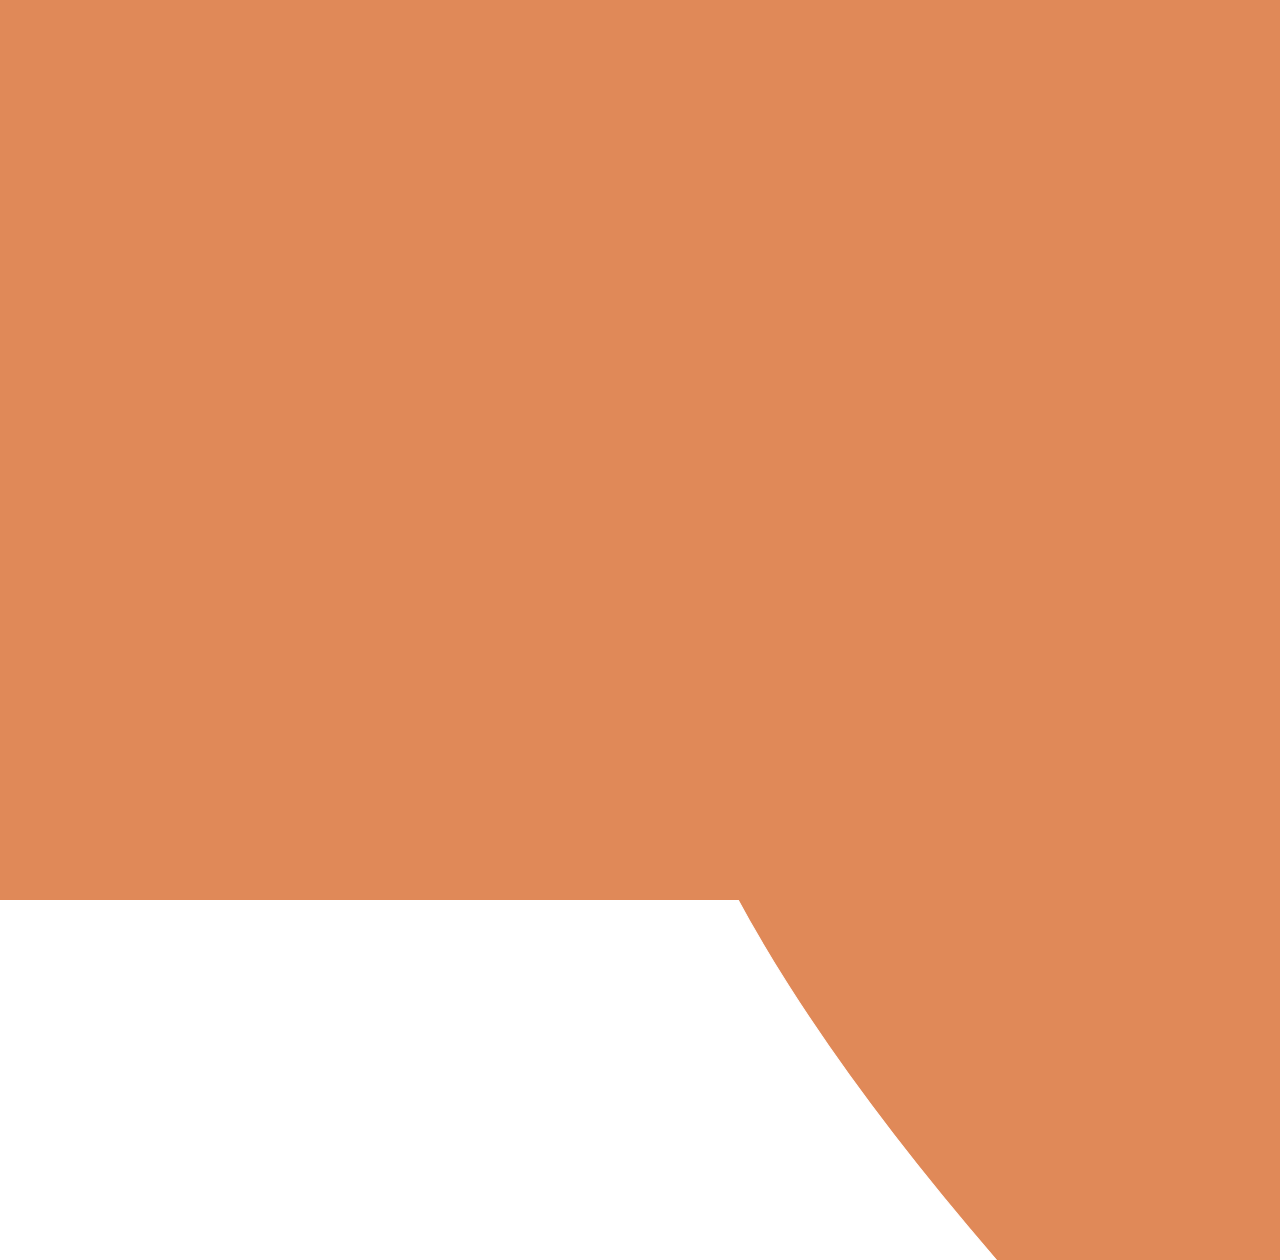
<file: index.html>
<!DOCTYPE html>
<html lang="zh">
  <head>
    <meta charset="UTF-8" />
    <meta http-equiv="X-UA-Compatible" content="IE=edge" />
    <meta name="viewport" content="width=device-width, initial-scale=1.0" />
    <meta name="author" content="Chen I" />
    <meta name="robots" content="index, follow" />
    <meta
      name="description"
      content="這是Chen I的個人網站。Chen I是來自台灣的網頁開發人員"
    />
    <title>首頁 l Chen 網頁前端工程師</title>
    <link rel="preconnect" href="https://fonts.googleapis.com" />
    <link rel="preconnect" href="https://fonts.gstatic.com" crossorigin />
    <link
      href="https://fonts.googleapis.com/css2?family=Noto+Sans+TC&display=swap"
      rel="stylesheet"
    />
    <link rel="stylesheet" href="./styles/animation.css" />
    <link rel="stylesheet" href="./styles/style.css" />
  </head>
  <body>
    <!-- animation 橘色背景-轉場動畫-->
    <div class="animation">
      <div class="logo">
        <!-- first word -->
        <svg
          width="88"
          height="104"
          viewBox="0 0 88 104"
          fill="none"
          xmlns="http://www.w3.org/2000/svg"
        >
          <path
            d="M81.7046 37.152H84.6865L84.1662 34.2158C83.2907 29.2753 81.685 24.8233 79.3208 20.8928C76.9801 16.9717 74.0573 13.6313 70.5546 10.8917C67.0644 8.13237 63.1501 6.04324 58.8279 4.62323C54.5307 3.20169 49.9588 2.5 45.1278 2.5C36.9474 2.5 29.5837 4.5046 23.1137 8.56416C16.6497 12.62 11.6011 18.3719 7.95369 25.7291C4.28537 33.1284 2.5 41.8111 2.5 51.6974C2.5 61.5838 4.28537 70.2665 7.95369 77.6658C11.6011 85.023 16.6497 90.7749 23.1137 94.8307C29.5837 98.8903 36.9474 100.895 45.1278 100.895C49.9594 100.895 54.5319 100.193 58.8296 98.7711C63.1477 97.3522 67.0597 95.2799 70.5491 92.5519L70.5601 92.5432C74.0607 89.7746 76.9828 86.4199 79.3236 82.4974C81.6837 78.5427 83.2896 74.0943 84.1657 69.1818L84.6899 66.2429H81.7046H70.696H68.6616L68.2482 68.2349C67.6564 71.0862 66.633 73.5618 65.2018 75.6955L65.1979 75.7013C63.7649 77.8508 62.0221 79.6582 59.9627 81.1372C57.9177 82.5973 55.64 83.7054 53.1144 84.4577C50.5735 85.2146 47.9143 85.5966 45.1278 85.5966C40.0697 85.5966 35.546 84.3257 31.4935 81.8039C27.5104 79.3071 24.2695 75.5946 21.8101 70.5394C19.4124 65.5507 18.1534 59.3028 18.1534 51.6974C18.1534 44.0918 19.4125 37.8438 21.8103 32.855C24.2697 27.8001 27.5105 24.0877 31.4935 21.591C35.546 19.0692 40.0697 17.7983 45.1278 17.7983C47.9143 17.7983 50.5735 18.1803 53.1144 18.9372C55.6328 19.6873 57.9057 20.8063 59.9483 22.2917L59.9631 22.3025L59.978 22.313C62.0294 23.7595 63.7673 25.5476 65.1979 27.6936L65.2038 27.7024L65.2098 27.7112C66.6322 29.8061 67.6548 32.2742 68.2473 35.1555L68.6578 37.152H70.696H81.7046Z"
            stroke="white"
            stroke-width="2"
            id="first"
            class="thePaths"
          />
        </svg>
        <!-- second word -->
        <svg
          width="66"
          height="101"
          viewBox="0 0 66 101"
          fill="none"
          xmlns="http://www.w3.org/2000/svg"
        >
          <path
            d="M16.1377 98.5H18.6377V96V54.9844C18.6377 51.3437 19.3425 48.4117 20.6286 46.0827C21.974 43.6999 23.7653 41.9342 26.0179 40.72C28.3382 39.4853 31.003 38.8409 34.0709 38.8409C38.4764 38.8409 41.6153 40.1517 43.8264 42.5274L43.8352 42.5368L43.844 42.5461C46.0852 44.9053 47.3735 48.3967 47.3735 53.3864V96V98.5H49.8735H60.3493H62.8493V96V52.6761C62.8493 46.5648 61.8345 41.3178 59.647 37.07C57.5113 32.836 54.4522 29.6139 50.4669 27.5179C46.5561 25.4315 42.0718 24.4304 37.0894 24.4304C31.4323 24.4304 26.6154 25.5367 22.8543 27.9857C21.2771 29.0083 19.8708 30.1904 18.6377 31.5278V5.09091V2.59091H16.1377H5.6618H3.1618V5.09091V96V98.5H5.6618H16.1377Z"
            stroke="white"
            stroke-width="2"
            id="second"
            class="thePaths"
          />
        </svg>
        <!-- third word -->
        <svg
          width="71"
          height="82"
          viewBox="0 0 71 82"
          fill="none"
          xmlns="http://www.w3.org/2000/svg"
        >
          <path
            d="M18.9813 74.1963L18.989 74.2011L18.9968 74.2058C24.2179 77.3838 30.3521 78.9204 37.2978 78.9204C42.1709 78.9204 46.6392 78.1704 50.6673 76.6236L50.6755 76.6205L50.6835 76.6173C54.6779 75.0515 58.0935 72.8531 60.8811 69.9999L60.8861 69.9948L60.891 69.9897C63.676 67.1064 65.6695 63.7475 66.8516 59.9384L67.6131 57.4848L65.1396 56.7905L55.0189 53.9496L52.8085 53.3291L52.0024 55.4787C51.2302 57.5378 50.1635 59.1979 48.827 60.5126C47.4737 61.8143 45.8521 62.8117 43.9272 63.4969C42.0141 64.1588 39.814 64.5099 37.2978 64.5099C33.4406 64.5099 30.1707 63.678 27.4082 62.094C24.6659 60.4923 22.4915 58.1615 20.8885 55.0128C19.7715 52.7563 19.0242 50.084 18.6904 46.9602H65.5293H68.0293V44.4602V40.0213C68.0293 33.4548 67.1611 27.7709 65.33 23.0486C63.5347 18.4186 61.0802 14.5866 57.9125 11.6481C54.8312 8.76054 51.3784 6.64532 47.5614 5.34038C43.8467 4.0704 40.0671 3.43039 36.2324 3.43039C29.6502 3.43039 23.7773 5.05069 18.7083 8.36459C13.7066 11.6242 9.83415 16.1616 7.07935 21.8928L7.07935 21.8928L7.07682 21.8981C4.34423 27.6175 3.01511 34.1525 3.01511 41.4418C3.01511 48.7301 4.34395 55.2403 7.08154 60.9065L7.08522 60.9141L7.08896 60.9217C9.86021 66.5597 13.8273 71.0073 18.9813 74.1963ZM52.2502 32.9048H18.869C19.2227 31.0434 19.8242 29.26 20.6725 27.5482C22.1093 24.6484 24.1442 22.317 26.8022 20.5189L26.8067 20.5158C29.387 18.7623 32.4924 17.8409 36.2324 17.8409C39.6238 17.8409 42.4324 18.6177 44.7578 20.0773L44.7679 20.0836C47.1783 21.5806 49.0249 23.6111 50.3316 26.2246L50.336 26.2333L50.3404 26.242C51.3486 28.2196 51.9939 30.4322 52.2502 32.9048Z"
            stroke="white"
            stroke-width="2"
            id="third"
            class="thePaths"
          />
        </svg>
        <!-- fourth word -->
        <svg
          width="65"
          height="80"
          viewBox="0 0 65 80"
          fill="none"
          xmlns="http://www.w3.org/2000/svg"
          style="margin-right: 2rem"
        >
          <path
            d="M15.5039 77.5H18.0039V75V33.9844C18.0039 30.3319 18.6986 27.3903 19.9651 25.0558C21.2617 22.6661 22.9877 20.9077 25.1489 19.7031C27.372 18.4803 29.9362 17.8409 32.9044 17.8409C37.198 17.8409 40.2966 19.1518 42.5185 21.5628L42.5184 21.5628L42.5268 21.5718C44.7574 23.9685 46.0294 27.4595 46.0294 32.3864V75V77.5H48.5294H59.0053H61.5053V75V31.6761C61.5053 25.621 60.5043 20.4083 58.3512 16.1663C56.2196 11.9371 53.1825 8.70234 49.2339 6.57417C45.3473 4.44988 40.8842 3.43039 35.9229 3.43039C30.4449 3.43039 25.7273 4.56275 21.9539 7.03029C20.3415 8.07178 18.9051 9.26781 17.6488 10.6155V6.81817V4.31817H15.1488H5.02802H2.52802V6.81817V75V77.5H5.02802H15.5039Z"
            stroke="white"
            stroke-width="2"
            id="fourth"
            class="thePaths"
          />
        </svg>
        <!-- fifth word -->
        <svg
          width="22"
          height="101"
          viewBox="0 0 22 101"
          fill="none"
          xmlns="http://www.w3.org/2000/svg"
        >
          <path
            d="M18.9765 5.09091V2.59091H16.4765H5.46802H2.96802V5.09091V96V98.5H5.46802H16.4765H18.9765V96V5.09091Z"
            stroke="white"
            stroke-width="2"
            id="fifth"
            class="thePaths"
          />
        </svg>
        <br />
        <!-- sixth word -->
        <svg
          width="126"
          height="128"
          viewBox="0 0 126 128"
          fill="none"
          xmlns="http://www.w3.org/2000/svg"
        >
          <path
            d="M68.1082 29.1793C70.0209 33.2916 71.8398 38.5841 72.8109 42.75H68.875H66.625V23.875H74.8866L69.5404 25.7684L66.9487 26.6863L68.1082 29.1793ZM66.625 63.25V55.125H68.875H80.875V63.25H67.875H66.625ZM67.875 75.625H70.625V90.75C70.625 95.224 71.0675 99.1087 73.3374 101.753C75.7122 104.52 79.4467 105.25 84 105.25H84.0096H84.0195H84.0295H84.0398H84.0502H84.0609H84.0717H84.0828H84.0941H84.1055H84.1172H84.1291H84.1411H84.1534H84.1659H84.1786H84.1914H84.2045H84.2177H84.2312H84.2448H84.2586H84.2726H84.2869H84.3013H84.3158H84.3306H84.3456H84.3607H84.3761H84.3916H84.4073H84.4232H84.4393H84.4556H84.472H84.4886H84.5054H84.5224H84.5395H84.5569H84.5744H84.5921H84.6099H84.628H84.6462H84.6646H84.6831H84.7018H84.7207H84.7398H84.759H84.7784H84.798H84.8177H84.8376H84.8577H84.8779H84.8983H84.9189H84.9396H84.9605H84.9815H85.0027H85.024H85.0456H85.0672H85.0891H85.111H85.1332H85.1554H85.1779H85.2005H85.2232H85.2461H85.2692H85.2924H85.3157H85.3392H85.3628H85.3866H85.4105H85.4346H85.4588H85.4832H85.5077H85.5323H85.5571H85.582H85.6071H85.6323H85.6576H85.6831H85.7087H85.7344H85.7603H85.7863H85.8124H85.8387H85.8651H85.8916H85.9183H85.9451H85.972H85.9991H86.0262H86.0535H86.0809H86.1085H86.1362H86.1639H86.1919H86.2199H86.248H86.2763H86.3047H86.3332H86.3618H86.3906H86.4194H86.4484H86.4775H86.5067H86.536H86.5654H86.5949H86.6246H86.6543H86.6842H86.7141H86.7442H86.7744H86.8046H86.835H86.8655H86.8961H86.9268H86.9576H86.9885H87.0195H87.0505H87.0817H87.113H87.1444H87.1759H87.2074H87.2391H87.2709H87.3027H87.3346H87.3667H87.3988H87.431H87.4633H87.4957H87.5282H87.5607H87.5934H87.6261H87.6589H87.6918H87.7248H87.7578H87.791H87.8242H87.8575H87.8909H87.9243H87.9578H87.9914H88.0251H88.0589H88.0927H88.1266H88.1606H88.1946H88.2287H88.2629H88.2972H88.3315H88.3659H88.4003H88.4348H88.4694H88.5041H88.5388H88.5735H88.6084H88.6433H88.6782H88.7132H88.7483H88.7834H88.8186H88.8539H88.8891H88.9245H88.9599H88.9954H89.0309H89.0664H89.102H89.1377H89.1734H89.2092H89.245H89.2808H89.3167H89.3527H89.3886H89.4247H89.4607H89.4969H89.533H89.5692H89.6054H89.6417H89.678H89.7144H89.7508H89.7872H89.8236H89.8601H89.8966H89.9332H89.9698H90.0064H90.043H90.0797H90.1164H90.1532H90.1899H90.2267H90.2635H90.3003H90.3372H90.3741H90.411H90.4479H90.4849H90.5218H90.5588H90.5958H90.6328H90.6699H90.7069H90.744H90.7811H90.8182H90.8553H90.8924H90.9295H90.9667H91.0038H91.041H91.0781H91.1153H91.1525H91.1897H91.2269H91.2641H91.3013H91.3385H91.3757H91.4129H91.4501H91.4873H91.5245H91.5617H91.5989H91.636H91.6732H91.7104H91.7476H91.7848H91.8219H91.8591H91.8962H91.9333H91.9705H92.0076H92.0447H92.0817H92.1188H92.1559H92.1929H92.2299H92.2669H92.3039H92.3409H92.3778H92.4148H92.4517H92.4886H92.5254H92.5623H92.5991H92.6359H92.6726H92.7094H92.7461H92.7828H92.8194H92.856H92.8926H92.9292H92.9657H93.0022H93.0387H93.0751H93.1115H93.1478H93.1841H93.2204H93.2567H93.2929H93.329H93.3651H93.4012H93.4373H93.4733H93.5092H93.5451H93.581H93.6168H93.6525H93.6883H93.7239H93.7595H93.7951H93.8306H93.8661H93.9015H93.9369H93.9722H94.0074H94.0426H94.0777H94.1128H94.1478H94.1828H94.2177H94.2525H94.2873H94.322H94.3567H94.3913H94.4258H94.4603H94.4947H94.529H94.5633H94.5975H94.6316H94.6656H94.6996H94.7335H94.7674H94.8011H94.8348H94.8684H94.902H94.9354H94.9688H95.0021H95.0354H95.0685H95.1016H95.1346H95.1675H95.2003H95.233H95.2657H95.2983H95.3308H95.3632H95.3955H95.4277H95.4598H95.4919H95.5238H95.5557H95.5875H95.6191H95.6507H95.6822H95.7136H95.7449H95.7761H95.8072H95.8382H95.8691H95.8999H95.9306H95.9612H95.9917H96.0221H96.0524H96.0826H96.1127H96.1427H96.1726H96.2023H96.232H96.2615H96.291H96.3203H96.3495H96.3786H96.4076H96.4365H96.4652H96.4939H96.5224H96.5508H96.5791H96.6072H96.6353H96.6632H96.691H96.7187H96.7463H96.7737H96.801H96.8282H96.8553H96.8822H96.909H96.9357H96.9623H96.9887H97.015H97.0411H97.0672H97.0931H97.1188H97.1445H97.17H97.1953H97.2205H97.2456H97.2705H97.2953H97.32H97.3445H97.3689H97.3931H97.4172H97.4412H97.465H97.4886H97.5122H97.5355H97.5587H97.5818H97.6047H97.6275H97.6501H97.6726H97.6949H97.717H97.739H97.7609H97.7826H97.8041H97.8255H97.8467H97.8678H97.8887H97.9094H97.93H97.9504H97.9707H97.9908H98.0107H98.0304H98.05H98.0695H98.0887H98.1078H98.1267H98.1455H98.1641H98.1825H98.2007H98.2188H98.2367H98.2544H98.2719H98.2893H98.3065H98.3235H98.3403H98.3569H98.3734H98.3897H98.4058H98.4217H98.4375H98.453H98.4684H98.4836H98.4986H98.5134H98.528H98.5424H98.5567H98.5707H98.5846H98.5982H98.6117H98.625H98.6715C100.138 105.25 101.669 105.25 103.041 105.167C104.381 105.087 105.831 104.917 107.022 104.458L108.864 103.75L108.603 101.795C108.486 100.92 108.366 99.6336 108.24 98.2424C108.229 98.1258 108.218 98.0084 108.208 97.8907C108.094 96.6387 107.977 95.342 107.858 94.3329L107.532 91.5616L104.813 92.189C103.504 92.491 100.402 92.625 98.5 92.625H98.4875H98.4747H98.4618H98.4487H98.4355H98.422H98.4084H98.3946H98.3806H98.3665H98.3521H98.3376H98.3229H98.3081H98.293H98.2778H98.2625H98.2469H98.2312H98.2153H98.1993H98.183H98.1666H98.1501H98.1334H98.1165H98.0994H98.0822H98.0648H98.0473H98.0296H98.0117H97.9937H97.9755H97.9571H97.9386H97.92H97.9012H97.8822H97.863H97.8438H97.8243H97.8047H97.785H97.7651H97.745H97.7248H97.7045H97.684H97.6634H97.6426H97.6216H97.6005H97.5793H97.5579H97.5364H97.5147H97.4929H97.471H97.4489H97.4267H97.4043H97.3818H97.3591H97.3363H97.3134H97.2904H97.2672H97.2439H97.2204H97.1968H97.1731H97.1492H97.1252H97.1011H97.0768H97.0525H97.0279H97.0033H96.9785H96.9536H96.9286H96.9035H96.8782H96.8528H96.8273H96.8017H96.7759H96.75H96.7241H96.6979H96.6717H96.6453H96.6189H96.5923H96.5656H96.5388H96.5118H96.4848H96.4576H96.4304H96.403H96.3755H96.3479H96.3202H96.2924H96.2644H96.2364H96.2083H96.18H96.1517H96.1232H96.0947H96.066H96.0372H96.0084H95.9794H95.9503H95.9212H95.8919H95.8625H95.8331H95.8035H95.7739H95.7441H95.7143H95.6843H95.6543H95.6242H95.594H95.5637H95.5333H95.5028H95.4722H95.4416H95.4108H95.38H95.3491H95.3181H95.287H95.2558H95.2245H95.1932H95.1618H95.1303H95.0987H95.067H95.0353H95.0035H94.9716H94.9396H94.9076H94.8754H94.8432H94.811H94.7786H94.7462H94.7137H94.6812H94.6485H94.6158H94.5831H94.5502H94.5173H94.4844H94.4513H94.4182H94.3851H94.3518H94.3185H94.2852H94.2518H94.2183H94.1847H94.1511H94.1175H94.0838H94.05H94.0162H93.9823H93.9483H93.9143H93.8803H93.8462H93.812H93.7778H93.7436H93.7093H93.6749H93.6405H93.606H93.5715H93.537H93.5024H93.4678H93.4331H93.3983H93.3636H93.3287H93.2939H93.259H93.224H93.1891H93.1541H93.119H93.0839H93.0488H93.0136H92.9784H92.9432H92.9079H92.8726H92.8372H92.8019H92.7665H92.731H92.6956H92.6601H92.6246H92.589H92.5534H92.5178H92.4822H92.4466H92.4109H92.3752H92.3395H92.3037H92.268H92.2322H92.1964H92.1606H92.1247H92.0889H92.053H92.0171H91.9812H91.9453H91.9093H91.8734H91.8374H91.8014H91.7654H91.7294H91.6934H91.6574H91.6214H91.5854H91.5493H91.5133H91.4772H91.4411H91.4051H91.369H91.333H91.2969H91.2608H91.2247H91.1887H91.1526H91.1165H91.0805H91.0444H91.0083H90.9723H90.9362H90.9002H90.8641H90.8281H90.7921H90.756H90.72H90.684H90.648H90.6121H90.5761H90.5402H90.5042H90.4683H90.4324H90.3965H90.3606H90.3248H90.2889H90.2531H90.2173H90.1815H90.1457H90.11H90.0743H90.0386H90.0029H89.9672H89.9316H89.896H89.8604H89.8249H89.7894H89.7539H89.7184H89.683H89.6476H89.6122H89.5769H89.5416H89.5063H89.4711H89.4358H89.4007H89.3655H89.3305H89.2954H89.2604H89.2254H89.1905H89.1555H89.1207H89.0859H89.0511H89.0164H88.9817H88.947H88.9124H88.8779H88.8434H88.8089H88.7745H88.7402H88.7058H88.6716H88.6374H88.6032H88.5691H88.5351H88.5011H88.4671H88.4332H88.3994H88.3656H88.3319H88.2982H88.2646H88.2311H88.1976H88.1642H88.1309H88.0976H88.0643H88.0312H87.9981H87.965H87.932H87.8991H87.8663H87.8335H87.8008H87.7682H87.7356H87.7031H87.6707H87.6384H87.6061H87.5739H87.5418H87.5097H87.4778H87.4459H87.414H87.3823H87.3506H87.3191H87.2876H87.2561H87.2248H87.1935H87.1624H87.1313H87.1003H87.0693H87.0385H87.0077H86.9771H86.9465H86.916H86.8856H86.8553H86.8251H86.795H86.7649H86.735H86.7052H86.6754H86.6458H86.6162H86.5867H86.5574H86.5281H86.4989H86.4699H86.4409H86.412H86.3833H86.3546H86.326H86.2976H86.2692H86.241H86.2128H86.1848H86.1568H86.129H86.1013H86.0737H86.0462H86.0188H85.9916H85.9644H85.9373H85.9104H85.8836H85.8569H85.8303H85.8038H85.7775H85.7512H85.7251H85.6991H85.6732H85.6475H85.6218H85.5963H85.5709H85.5456H85.5205H85.4955H85.4706H85.4458H85.4212H85.3967H85.3723H85.348H85.3239H85.2999H85.276H85.2523H85.2287H85.2052H85.1819H85.1587H85.1356H85.1127H85.0899H85.0673H85.0447H85.0224H85.0001H84.9781H84.9561H84.9343H84.9126H84.8911H84.8697H84.8485H84.8274H84.8064H84.7856H84.765H84.7445H84.7241H84.7039H84.6839H84.664H84.6442H84.6246H84.6052H84.5859H84.5668H84.5478H84.529H84.5103H84.4918H84.4734H84.4552H84.4372H84.4193H84.4016H84.3841H84.3667H84.3495H84.3324H84.3155H84.2988H84.2822H84.2658H84.2496H84.2335H84.2176H84.2019H84.1864H84.171H84.1558H84.1407H84.1259H84.1112H84.0967H84.0823H84.0682H84.0542H84.0404H84.0267H84.0133H84C83.9367 92.625 83.8801 92.624 83.8295 92.6222C83.8278 92.6102 83.8261 92.5977 83.8245 92.5849C83.7741 92.2009 83.75 91.6613 83.75 90.875V75.625H107.875H109.5V111.376C109.205 111.377 108.832 111.381 108.395 111.385C105.955 111.409 101.483 111.452 96.986 111.252L92.8383 111.068L94.6157 114.82C95.6742 117.055 96.8069 120.526 97.0153 122.401L97.2624 124.625H99.5C103.573 124.625 107.03 124.563 109.9 124.336C112.745 124.111 115.185 123.713 117.147 122.958L117.207 122.935L117.265 122.91C119.399 121.961 121.001 120.573 121.972 118.471C122.878 116.511 123.125 114.157 123.125 111.5V13V10.5H120.625H118H115.5H112H109.5H55.625H53.125V13V23.5137L51.4204 22.729L43.5454 19.1041L41.3876 18.1108L40.2854 20.215C37.2366 26.0355 33.2219 32.9427 28.8902 39.7796C27.8445 38.4592 26.7079 37.1071 25.5146 35.7535C29.9886 28.7586 34.9324 19.2623 38.9739 11.392L40.252 8.90317L37.6356 7.91211L29.3856 4.7871L27.0783 3.91313L26.174 6.20869C23.8586 12.0863 20.19 20.0231 16.6734 26.6516C16.1714 26.1809 15.6729 25.7209 15.18 25.2736L13.2488 23.5213L11.5794 25.5245L6.57945 31.5245L5.08941 33.3126L6.76655 34.9264C11.9054 39.8714 17.4846 46.2572 21.0716 51.5044C19.0579 54.3613 17.057 57.067 15.128 59.5162C12.3533 59.6477 9.75635 59.7686 7.38518 59.8776L4.6988 60.0012L5.01763 62.6714L6.01763 71.0464L6.29873 73.4006L8.66448 73.2446C13.5269 72.924 19.0886 72.5783 25.0287 72.2092C25.2686 72.1943 25.509 72.1793 25.75 72.1643V122V124.5H28.25H36.5H39V122V82.2801C41.7474 89.2087 44.0871 97.864 44.7685 103.429L45.1323 106.4L47.991 105.513L53.125 103.919V122.25V124.75H55.625H64.125H66.625V122.25V75.625H67.875ZM107.875 63.25H94V55.125H107.125H109.5V63.25H107.875ZM109.5 23.875V42.75H107.125H101.633C102.855 40.2197 104.152 37.3756 105.436 34.5589C106.354 32.5462 107.265 30.5475 108.138 28.6873L109.339 26.1297L106.654 25.2494L102.462 23.875H109.5ZM89.3452 42.4741L89.221 42.75H84.847L84.841 42.714C84.0447 37.9362 81.5784 30.4276 78.5795 24.8209L78.0735 23.875H95.9893L95.828 24.5054C94.4988 29.7015 91.5558 37.5616 89.3452 42.4741ZM53.125 25.3115V57.6699C51.1072 53.5615 48.8011 49.4237 46.4842 45.7828L45.3459 43.9941L43.3953 44.8249L39.161 46.6285C43.9481 39.7152 48.5869 32.612 52.4982 26.3198L53.125 25.3115ZM39 78.2129V71.3329C40.9461 71.2087 42.9051 71.0825 44.8676 70.9541C45.5083 72.7373 46.0406 74.4132 46.4353 75.9147L40.1367 77.8615L39 78.2129ZM53.125 85.1037C52.3587 82.8195 51.5143 80.5615 50.6154 78.4423L53.125 77.2938V85.1037ZM35.6692 51.5978C36.9295 53.6966 38.1764 55.9728 39.3585 58.3079C36.3239 58.4676 33.333 58.6215 30.4205 58.7685C32.1525 56.4679 33.9114 54.0615 35.6692 51.5978ZM15.43 76.0373L12.8485 75.5865L12.5197 78.1864C11.1512 89.0107 8.81631 99.8827 5.03613 107.089L3.81946 109.408L6.19279 110.515C6.64356 110.726 7.12067 110.943 7.62883 111.174C8.32024 111.488 9.06913 111.829 9.88738 112.215C11.2714 112.867 12.4166 113.449 12.9883 113.83L15.3446 115.401L16.6111 112.868C20.7934 104.503 23.7139 92.1841 25.3519 80.214L25.6786 77.8267L23.305 77.4123L15.43 76.0373Z"
            stroke="white"
            stroke-width="2"
            id="sixth"
            class="thePaths"
          />
        </svg>
        <!-- seventh word -->
        <svg
          width="134"
          height="121"
          viewBox="0 0 134 121"
          fill="none"
          xmlns="http://www.w3.org/2000/svg"
        >
          <path
            d="M109.875 23.125H72.4522C73.1367 21.0335 73.8284 18.8372 74.5089 16.625H119.5H122V14.125V5.5V3H119.5H15.125H12.625V5.5V14.125V16.625H15.125H58.9004C58.4419 18.8131 57.9218 21.04 57.381 23.125H27H24.5V25.625V89.375V91.875H27H43.1928C34.1997 96.5589 20.9507 101.389 9.97667 104.336L5.64715 105.498L8.91159 108.571C10.9302 110.47 13.7097 113.613 15.125 115.5L16.1519 116.869L17.7999 116.407C31.3068 112.62 48.5403 105.919 59.6756 99.135L62.8936 97.1746L59.8365 94.9717L55.539 91.875H79.2867L75.0529 95.7893L71.9752 98.6347L75.9413 99.9906C90.4501 104.951 105.19 111.52 113.921 116.316L115.313 117.081L116.597 116.146L125.347 109.771L128.668 107.351L124.993 105.514C116.866 101.45 104.521 96.3026 92.1408 91.875H109.875H112.375V89.375V25.625V23.125H109.875ZM39.25 35.625H97.375V41.875H39.25V35.625ZM39.25 54.125H97.375V60.625H39.25V54.125ZM39.25 72.875H97.375V79.375H39.25V72.875Z"
            stroke="white"
            stroke-width="2"
            id="seventh"
            class="thePaths"
          />
        </svg>
        <!-- eighth word -->
        <svg
          width="123"
          height="127"
          viewBox="0 0 123 127"
          fill="none"
          xmlns="http://www.w3.org/2000/svg"
        >
          <path
            d="M5.625 24.25H3.125V26.75V35.5V38H5.625H117.375H119.875V35.5V26.75V24.25H117.375H92.9194C95.8094 19.9778 98.7381 15.3694 101.382 11.0564L103.039 8.3526L100.023 7.37242L90.0227 4.12242L87.9132 3.43683L86.9813 5.44969C84.4213 10.9793 80.1263 18.5131 76.2239 24.25H48.7841L48.3725 23.4051C45.8635 18.255 40.456 10.6854 35.4768 5.19546L34.3345 3.93605L32.7435 4.53558L24.1185 7.78557L20.726 9.0639L23.1267 11.7805C26.3879 15.4708 29.7983 20.2198 32.1833 24.25H5.625ZM24.875 121.375V96.875H47.625V110.886C45.9354 110.996 40.3801 110.998 34.2249 110.752L29.894 110.579L31.9127 114.414C33.0882 116.648 34.364 119.927 34.8036 122.015L35.2215 124H37.25H37.3272C41.5143 124 45.0817 124 48.023 123.807C50.9498 123.615 53.5249 123.221 55.6253 122.291C57.7811 121.364 59.439 120.011 60.4761 117.982C61.4625 116.052 61.75 113.768 61.75 111.25V46.625V44.125H59.25H55.625H53.125H50.125H47.625H13.5H11V46.625V121.375V123.875H13.5H22.375H24.875V121.375ZM24.875 84.5V76.875H47.625V84.5H24.875ZM24.875 57.25H47.625V64.5H24.875V57.25ZM74.375 45.25H71.875V47.75V99.125V101.625H74.375H83.25H85.75V99.125V47.75V45.25H83.25H74.375ZM99.75 41.5H97.25V44V110.233C97.1677 110.241 97.076 110.248 96.9741 110.255C94.9692 110.372 88.324 110.376 80.7069 110.126L76.3184 109.982L78.4345 113.83C79.701 116.133 81.1041 119.893 81.5485 122.115L81.9505 124.125H84C88.8809 124.125 92.9578 124.063 96.3196 123.822C99.66 123.582 102.456 123.156 104.711 122.356L104.744 122.344L104.777 122.331C107.13 121.421 108.964 120.041 110.108 117.842C111.187 115.769 111.5 113.247 111.5 110.375V44V41.5H109H99.75Z"
            stroke="white"
            stroke-width="2"
            id="eighth"
            class="thePaths"
          />
        </svg>
        <!-- ninth word -->
        <svg
          width="128"
          height="126"
          viewBox="0 0 128 126"
          fill="none"
          xmlns="http://www.w3.org/2000/svg"
        >
          <path
            d="M50.125 47.875H47.9609C48.1344 46.8213 48.3035 45.7869 48.4677 44.7757L48.8499 42.4219L46.5168 41.929L43.3028 41.25H48.875H51.375V38.75V30.125V27.625H48.875H36.125V6.625V4.125H33.625H25.125H22.625V6.625V27.625H9.375H6.875V30.125V38.75V41.25H9.375H18.4361L11.7002 42.4114L9.15567 42.8501L9.67636 45.3791C12.2775 58.0131 14.25 74.4636 14.25 85.25V88.1855L17.1481 87.7181L24.8981 86.4681L27.0243 86.1252L26.9998 83.9716C26.8725 72.7621 24.7191 56.0859 21.8149 43.0802L21.4062 41.25H34.7181L34.6332 42.298C33.5165 56.0701 30.5331 75.9451 27.8158 87.5553L27.7913 87.66C19.8138 89.3876 12.4624 90.9363 6.54091 92.0425L3.9472 92.5271L4.57083 95.0909L6.82083 104.341L7.40967 106.762L9.83247 106.181C10.6737 105.98 11.5335 105.774 12.4104 105.564C23.7231 102.855 37.8715 99.4672 51.5 95.9607V119.875V122.375H54H62.5H65V119.875V81.125H71V118.625V121.125H73.5H81H83.5V118.625V81.125H90V118.375V120.875H92.5H100.125H102.625V120.342C102.637 120.408 102.648 120.472 102.659 120.536L103.007 122.625H105.125H105.229C107.956 122.625 110.34 122.625 112.383 122.426C114.453 122.224 116.357 121.804 118.115 120.864C119.913 120.03 121.134 118.708 121.829 116.923C122.475 115.265 122.625 113.312 122.625 111.25V70.5V68H120.125H118.75H116.25H111.625H109.125H90.8662C91.2506 66.7859 91.6397 65.54 92.0316 64.285C92.3339 63.317 92.6378 62.3436 92.9427 61.375H122.75H125.25V58.875V50.375V47.875H122.75H50.125ZM41.077 84.7593C43.3615 74.611 45.7261 61.3273 47.625 49.9051V50.375V58.875V61.375H50.125H77.6686C77.2632 63.6098 76.8152 65.8777 76.3553 68H54H51.5V70.5V82.4854L50.5947 82.6819C47.4231 83.3703 44.2364 84.0674 41.077 84.7593ZM102.625 110.128V81.125H109.125V110.195C107.848 110.239 105.471 110.225 102.625 110.128ZM110.333 110.121C110.333 110.122 110.324 110.123 110.303 110.124C110.322 110.121 110.332 110.121 110.333 110.121ZM81.5 2.75H79V5.25V30.25H66.75V11.375V8.875H64.25H55.5H53V11.375V41V43.5H55.5H118.5H121V41V11.375V8.875H118.5H109.5H107V11.375V30.25H93V5.25V2.75H90.5H81.5Z"
            stroke="white"
            stroke-width="2"
            id="ninth"
            class="thePaths"
          />
        </svg>
        <!-- tenth word -->
        <svg
          width="123"
          height="102"
          viewBox="0 0 123 102"
          fill="none"
          xmlns="http://www.w3.org/2000/svg"
        >
          <path
            d="M12 2.625H9.5V5.125V14.875V17.375H12H53.375V84.625H5.375H2.875V87.125V96.5V99H5.375H117.75H120.25V96.5V87.125V84.625H117.75H68.875V17.375H111.5H114V14.875V5.125V2.625H111.5H12Z"
            stroke="white"
            stroke-width="2"
            id="tenth"
            class="thePaths"
          />
        </svg>
        <!-- eleventh word -->
        <svg
          width="129"
          height="125"
          viewBox="0 0 129 125"
          fill="none"
          xmlns="http://www.w3.org/2000/svg"
        >
          <path
            d="M56.5658 71.375H81V81.375H59H56.5V83.875V92V94.5H59H81V105.875H50.625H48.125V108.375V116.75V119.25H50.625H123.375H125.875V116.75V108.375V105.875H123.375H95.25V94.5H117.75H120.25V92V83.875V81.375H117.75H95.25V71.375H120.625H123.125V68.875V60.625V58.125H120.625H56H53.5V60.625V68.0552C52.1048 66.5841 50.5248 64.9539 48.9546 63.3567C46.0496 60.4018 43.0492 57.4299 41.125 55.6198V51.625H54.375H56.875V49.125V40.25V37.75H54.375H41.125V21.0319C46.4146 19.6654 51.3629 18.1316 55.5578 16.4445L58.25 15.3617V49.625V52.125H60.75H116.25H118.75V49.625V10.25V7.75H116.25H60.75H58.25V10.25V14.3859L56.4705 12.4386L49.8455 5.18857L48.6078 3.83406L46.9445 4.60875C38.1715 8.69481 21.9991 12.1531 7.83547 14.5346L4.42008 15.1089L6.04053 18.1697C7.10619 20.1826 8.25685 22.9755 8.69146 24.8226L9.2126 27.0374L11.4666 26.7266C16.3957 26.0467 21.6922 25.1917 27 24.1738V37.75H9H6.5V40.25V49.125V51.625H9H24.6576C19.6014 64.8675 11.7347 79.0715 4.64176 86.9526L3.25348 88.4951L4.51411 90.1436C6.02202 92.1155 8.1138 95.7471 8.87829 98.0406L10.3028 102.314L13.1756 98.8444C17.9315 93.1002 22.7328 85.0043 27 76.1698V119.75V122.25H29.5H38.625H41.125V119.75V73.0703C43.9887 76.8214 46.6484 80.5096 47.9675 82.763L49.8735 86.0191L52.1291 82.9946L57.6291 75.6196L58.7837 74.0714L57.5772 72.5633C57.3194 72.241 56.9767 71.8395 56.5658 71.375ZM72 20.875H104.625V39H72V20.875Z"
            stroke="white"
            stroke-width="2"
            id="eleventh"
            class="thePaths"
          />
        </svg>
        <!-- twelfth word-->
        <svg
          width="120"
          height="126"
          viewBox="0 0 120 126"
          fill="none"
          xmlns="http://www.w3.org/2000/svg"
        >
          <path
            d="M6.25 22.375H5H2.5V24.875V117.25V119.75H5H13.5H16V117.25V111.25H43.75H46.25V108.75V71.125V68.625H43.75H16V62.125H42.625H45.125V59.625V24.875V23.75H47.5H73.875V34.125H52.25H49.75V36.625V102.25V104.75H52.25H60.875H63.375V102.25V47.625H73.875V120.875V123.375H76.375H85.25H87.75V120.875V94.4927L88.0377 95.0394C89.1974 97.2428 90.3078 100.43 90.5137 102.387L90.7494 104.625H93H93.0911C96.3918 104.625 99.2577 104.625 101.657 104.429C104.063 104.233 106.263 103.824 108.137 102.851C110.116 101.857 111.496 100.432 112.306 98.4966C113.065 96.6826 113.25 94.5879 113.25 92.375V36.625V34.125H110.75H108.875H106.375H101.875H99.375H87.75V23.75H114.375H116.875V21.25V12.625V10.125H114.375H47.5H45V12.625V21.25V22.375H42.625H27.9231C29.8734 17.8585 31.7986 12.8489 33.4675 8.37345L34.5485 5.47436L31.487 5.02634L21.237 3.52635L18.8889 3.18273L18.4236 5.50971C17.4641 10.3067 15.5808 16.9046 13.7425 22.375H13.5H8.75H6.25ZM16 35.5H31.625V48.875H16V35.5ZM16 98.25V81.75H32.875V98.25H16ZM87.75 91.3083V47.625H99.375V91.4995C97.7122 91.4968 94.2758 91.4801 90.3158 91.3759L87.75 91.3083Z"
            stroke="white"
            stroke-width="2"
            id="twelfth"
            class="thePaths"
          />
        </svg>
      </div>
    </div>

    <!-- orange background -->
    <img class="orange" src="./ICONS/OrangeBackground.svg" alt="" />
    <!-- header and navbar -->
    <header>
      <nav>
        <ul>
          <li><a class="active" href="#">首頁</a></li>
          <li><a href="resume.html">我的履歷</a></li>
          <li><a href="contact.html">聯絡方式</a></li>
          <li><a href="./Taiwan Project/index.html">Taiwan Project</a></li>
          <li><a href="./Hawaii Project/index.html">Hawaii Project</a></li>
        </ul>
      </nav>
    </header>
    <!-- introduction and picture -->
    <main>
      <section class="left">
        <h1>
          Hi, I am <br />
          Chen I.
        </h1>
        <p>
          我是一位剛換跑道的網頁前端工程師。我從udemy觀看WilsonRen先生的影片自學，轉行前是做精神照顧方面的工作。
        </p>
        <p>
          為甚麼我會想成為工程師呢? <br />
          我一直記得，小時候填寫夢想時，是希望成為一位遊戲工程師，在我的人生中，遊戲占了很大一部分，不管是RPG遊戲、線上遊戲、戰略遊戲、卡牌遊戲......都帶給我各種新奇的體驗，即使長大後，也永遠記得那份剛接觸遊戲時的快樂。
        </p>
        <p>
          因此，當我開始想換跑道時，我就想起了這份對遊戲的喜愛。
          畢竟換跑道後，很多事情都要重新開始了，不如就選擇自己最喜歡的東西，試著去挑戰自己曾經的憧憬吧。
        </p>
      </section>

      <section class="right">
        <img class="myPic" src="./avatar.jpg" alt="picture" />
      </section>
    </main>

    <!-- links for facebook, instagram and github -->
    <footer>
      <a href="#"
        ><img src="./ICONS/facebook.svg" alt="facebook" title="facebook page"
      /></a>
      <a href="#"
        ><img
          src="./ICONS/instagram.svg"
          alt="instagram"
          title="instagram page"
      /></a>
      <a href="#"
        ><img
          src="./ICONS/github-brands 1.svg"
          alt="github"
          title="github page"
      /></a>
    </footer>
  </body>
  <script src="./app.js"></script>
</html>
</file>
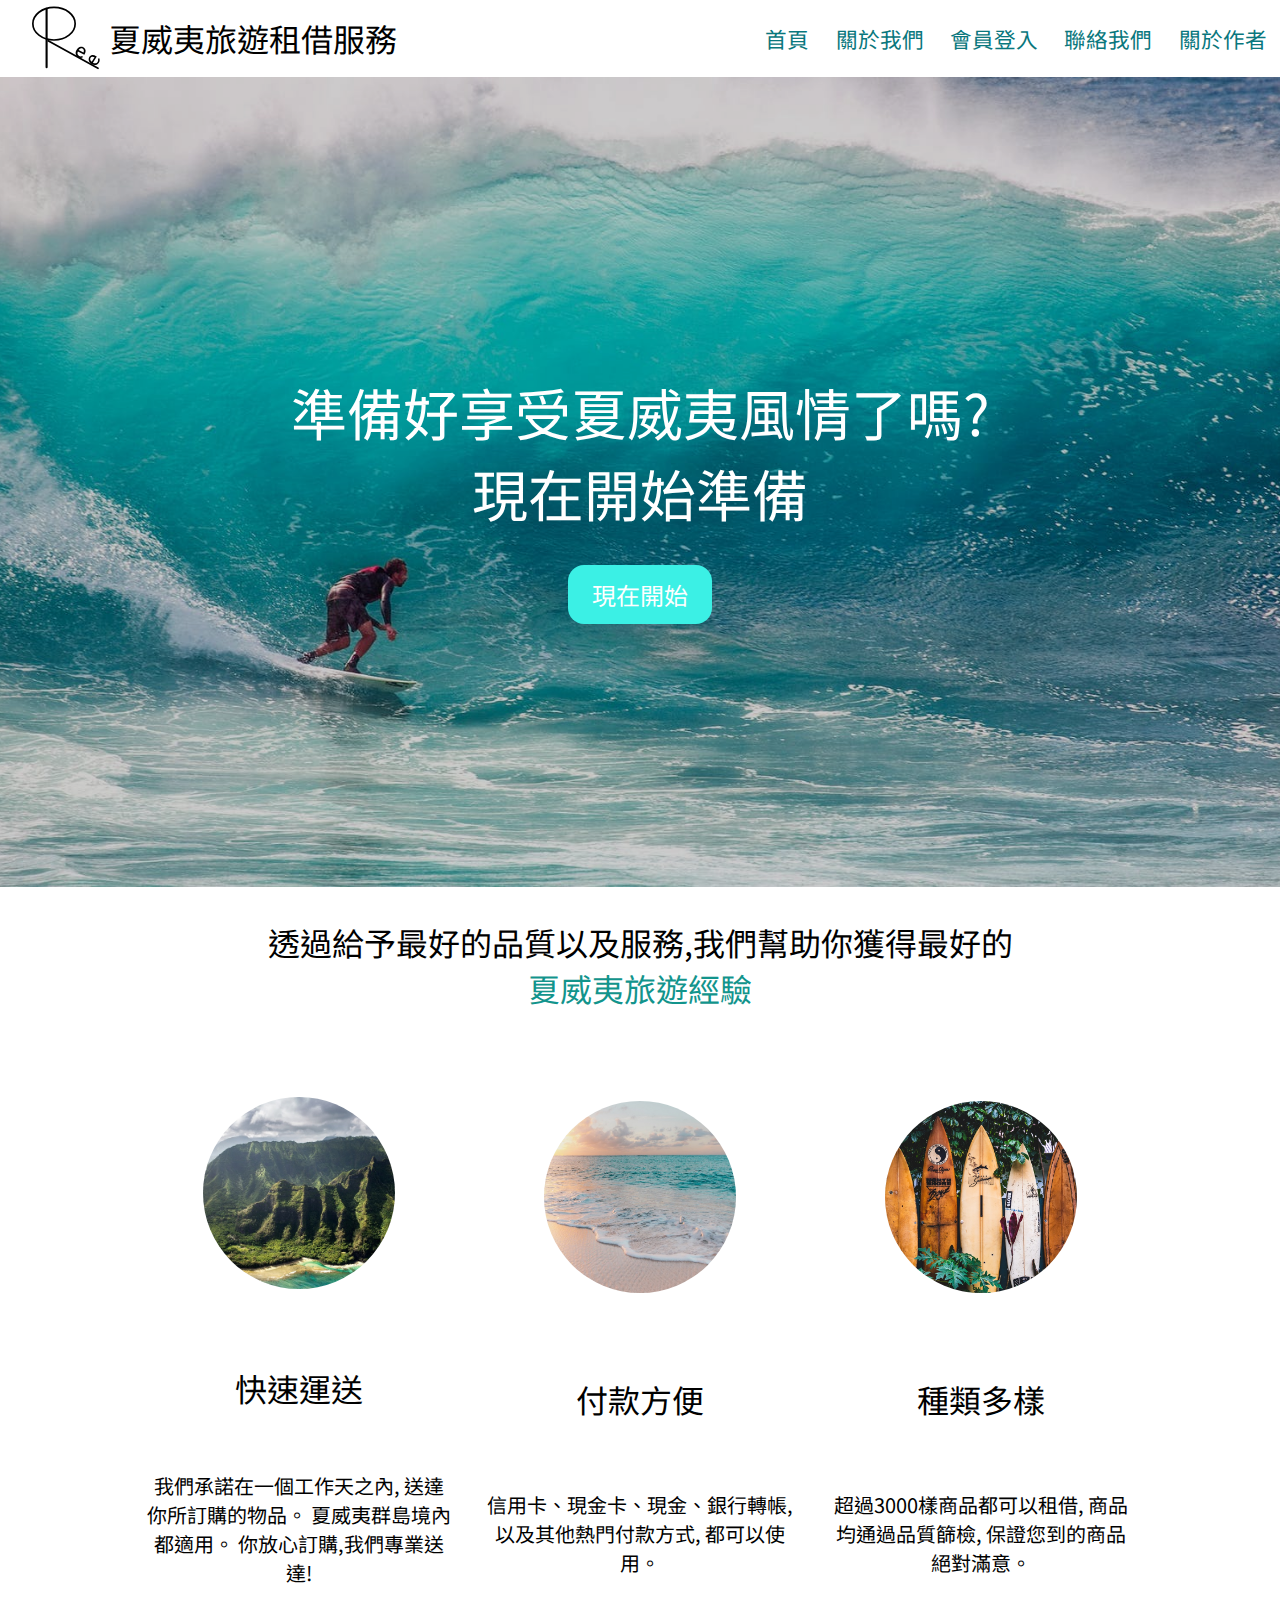
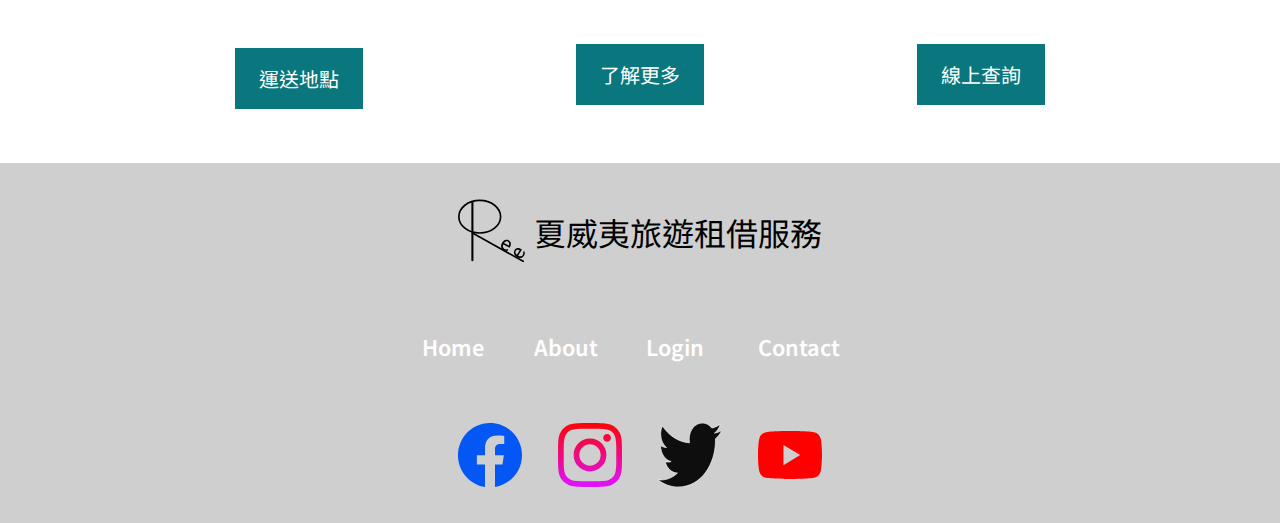
<file: Hawaii Project/index.html>
<!DOCTYPE html>
<html lang="zh">
  <head>
    <meta charset="UTF-8" />
    <meta http-equiv="X-UA-Compatible" content="IE=edge" />
    <meta name="viewport" content="width=device-width, initial-scale=1.0" />
    <title>夏威夷旅遊租借服務 l 夏威夷最方便快速的旅遊出租服務網站</title>
    <meta
      name="description"
      content="我們提供夏威夷旅遊租借服務，例如:衝浪板 車子 帳篷等等。"
    />
    <meta name="robots" content="index, follow" />
    <!-- Google Font setting -->
    <link rel="preconnect" href="https://fonts.googleapis.com" />
    <link rel="preconnect" href="https://fonts.gstatic.com" crossorigin />
    <link
      href="https://fonts.googleapis.com/css2?family=Noto+Sans+TC&display=swap"
      rel="stylesheet"
    />
    <link rel="stylesheet" href="./style.css" />
  </head>
  <body>
    <!-- header -->
    <header>
      <div class="logo">
        <img src="./資源包/Icons/black logo.svg" alt="Logo" />
        <h1>夏威夷旅遊租借服務</h1>
      </div>

      <nav>
        <ul>
          <li><a href="#">首頁</a></li>
          <li><a href="#about">關於我們</a></li>
          <li><a href="#">會員登入</a></li>
          <li><a href="#contact">聯絡我們</a></li>
          <li><a href="../index.html">關於作者</a></li>
        </ul>
      </nav>
    </header>

    <main>
      <!-- image part of the first page-->
      <section class="backImage">
        <!-- div欄高度是0,沒有文字空著的,css設定height -->
        <div class="filter"></div>
        <h3>
          準備好享受夏威夷風情了嗎? <br />
          現在開始準備
        </h3>
        <button class="start">現在開始</button>
      </section>

      <!-- second page -->
      <section id="about" class="second">
        <!-- inline => span =>  -->
        <!-- block => div -->
        <h2>
          透過給予最好的品質以及服務,我們幫助你獲得最好的 <br />
          <span style="color: #12948c">夏威夷旅遊經驗</span>
        </h2>

        <section class="cards">
          <div class="card">
            <img
              src="./資源包/Pictures/braden-jarvis-prSogOoFmkw-unsplash.jpg"
              alt="picture"
            />
            <h4>快速運送</h4>
            <p>
              我們承諾在一個工作天之內, 送達你所訂購的物品。
              夏威夷群島境內都適用。 你放心訂購,我們專業送達!
            </p>
            <a href="#">運送地點</a>
          </div>
          <div class="card">
            <img
              src="./資源包/Pictures/sean-o-KMn4VEeEPR8-unsplash.jpg"
              alt="picture"
            />
            <h4>付款方便</h4>
            <p>
              信用卡、現金卡、現金、銀行轉帳, 以及其他熱門付款方式, 都可以使用。
            </p>
            <a href="#">了解更多</a>
          </div>
          <div class="card">
            <img
              src="./資源包/Pictures/tatonomusic-FFCgotROOTY-unsplash.jpg"
              alt="picture"
            />
            <h4>種類多樣</h4>
            <p>
              超過3000樣商品都可以租借, 商品均通過品質篩檢,
              保證您到的商品絕對滿意。
            </p>
            <a href="#">線上查詢</a>
          </div>
        </section>
      </section>
    </main>

    <!-- footer -->
    <footer id="contact">
      <div class="logo">
        <img src="./資源包/Icons/black logo.svg" alt="Logo" />
        <h1>夏威夷旅遊租借服務</h1>
      </div>

      <nav>
        <ul>
          <li><a href="#">Home</a></li>
          <li><a href="#about">About</a></li>
          <li><a href="#">Login</a></li>
          <li><a href="#contact">Contact</a></li>
        </ul>
      </nav>

      <section class="links">
        <a href="#"><img src="./資源包/Icons/facebook.svg" alt="facebook"></a>
        <a href="#"><img src="./資源包/Icons/instagram.svg" alt="instagram"></a>
        <a href="#"><img src="./資源包/Icons/twitter.svg" alt="twitter"></a>
        <a href="#"><img src="./資源包/Icons/youtube.svg" alt="youtube"></a>
      </section>
    </foot>
  </body>
</html>
</file>
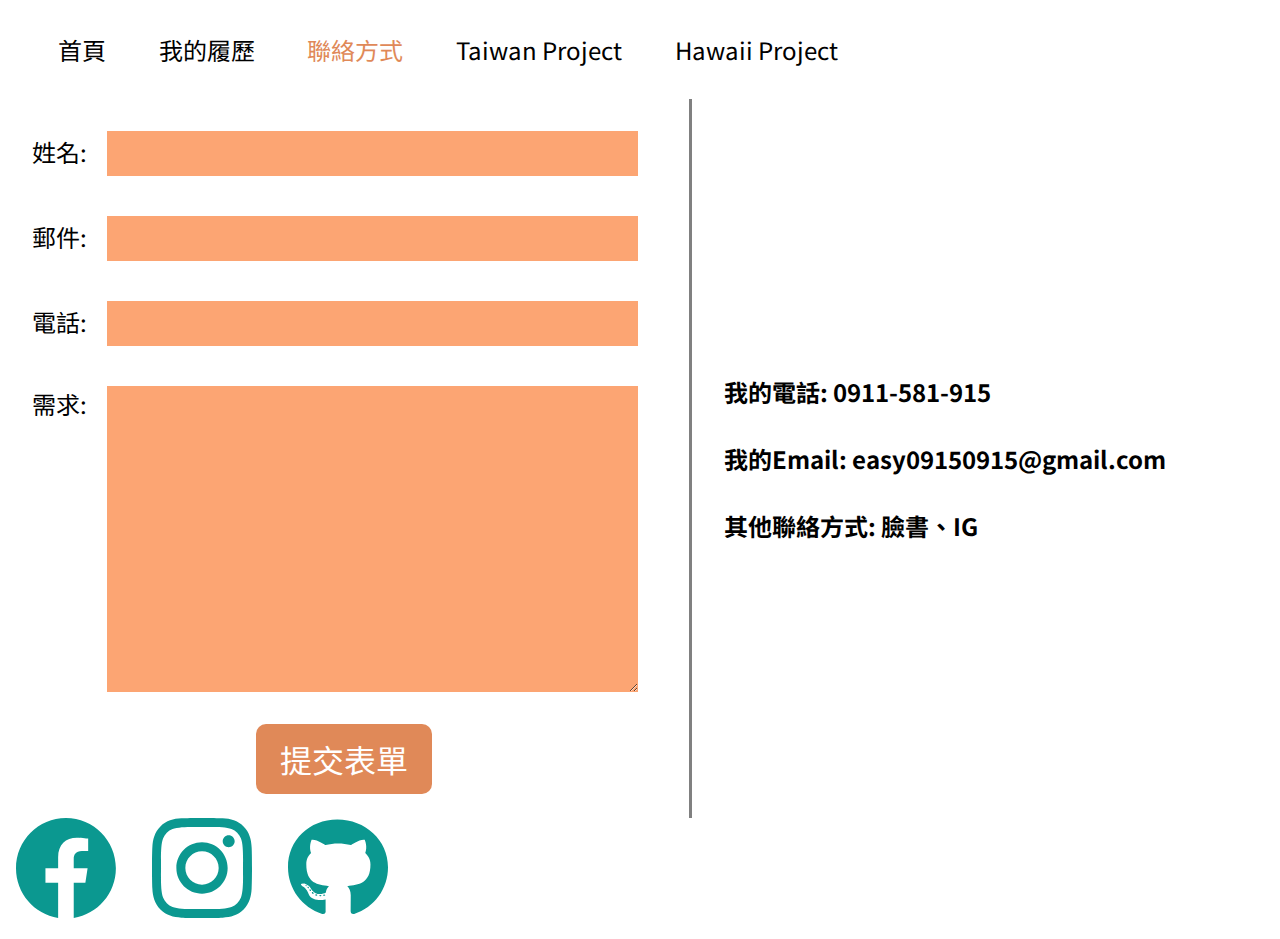
<file: contact.html>
<!DOCTYPE html>
<html lang="zh">
  <head>
    <meta charset="UTF-8" />
    <meta http-equiv="X-UA-Compatible" content="IE=edge" />
    <meta name="viewport" content="width=device-width, initial-scale=1.0" />
    <meta name="author" content="Chen I" />
    <meta name="robots" content="index, follow" />
    <meta
      name="description"
      content="這是Chen I的個人網站。Chen I是來自台灣的網頁開發人員"
    />
    <title>聯絡方式 l Chen 網頁前端工程師</title>
    <link rel="preconnect" href="https://fonts.googleapis.com" />
    <link rel="preconnect" href="https://fonts.gstatic.com" crossorigin />
    <link
      href="https://fonts.googleapis.com/css2?family=Noto+Sans+TC&display=swap"
      rel="stylesheet"
    />
    <link rel="stylesheet" href="./styles/style.css" />
  </head>
  <body>
    <!-- header and navbar -->
    <header>
      <nav>
        <ul>
          <li><a href="index.html">首頁</a></li>
          <li><a href="resume.html">我的履歷</a></li>
          <li><a class="active" href="#">聯絡方式</a></li>
          <li>
            <a href="./Taiwan Project/index.html">Taiwan Project</a>
          </li>
          <li>
            <a href="./Hawaii Project/index.html">Hawaii Project</a>
          </li>
        </ul>
      </nav>
    </header>
    <!-- 填入資料 聯絡方式 -->
    <main>
      <section class="form">
        <form>
          <div>
            <label for="name">姓名:</label>
            <input type="text" id="name" name="name" />
          </div>
          <br />
          <div>
            <label for="email">郵件:</label>
            <input type="email" id="email" name="email" />
          </div>
          <br />
          <div>
            <label for="phone">電話:</label>
            <input type="text" id="phone" name="phone" />
          </div>
          <br />
          <div>
            <label for="need">需求:</label>
            <textarea name="need" id="need" rows="10"></textarea>
          </div>
          <br />
          <button type="submit">提交表單</button>
        </form>
      </section>
      <!-- 中間橫線 -->
      <div class="line"></div>
      <section class="contact">
        <div class="content">
          <!-- h1.h2.h3 差別在重要性,不是文字大小 -->
          <h2>我的電話: 0911-581-915</h2>
          <h2>我的Email: easy09150915@gmail.com</h2>
          <h2>其他聯絡方式: 臉書、IG</h2>
        </div>
      </section>
    </main>
    <!-- footer -->
    <footer>
      <a href="#"
        ><img src="./ICONS/facebook.svg" alt="facebook" title="facebook page"
      /></a>
      <a href="#"
        ><img
          src="./ICONS/instagram.svg"
          alt="instagram"
          title="instagram page"
      /></a>
      <a href="#"
        ><img
          src="./ICONS/github-brands 1.svg"
          alt="github"
          title="github page"
      /></a>
    </footer>
  </body>
</html>
</file>
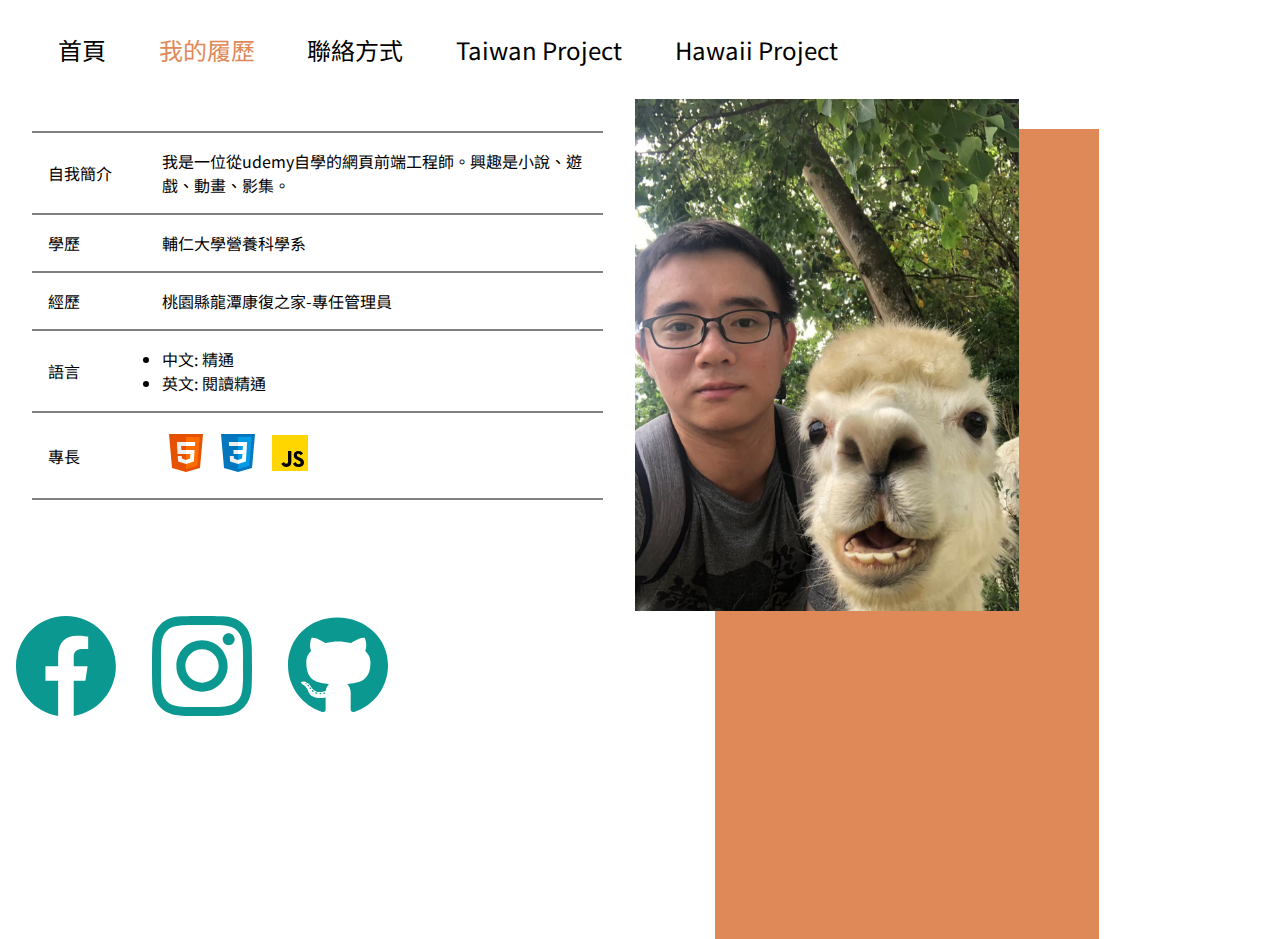
<file: resume.html>
<!DOCTYPE html>
<html lang="zh">
  <head>
    <meta charset="UTF-8" />
    <meta http-equiv="X-UA-Compatible" content="IE=edge" />
    <meta name="viewport" content="width=device-width, initial-scale=1.0" />
    <meta name="author" content="Chen I" />
    <meta name="robots" content="index, follow" />
    <meta
      name="description"
      content="這是Chen I的個人網站。Chen I是來自台灣的網頁開發人員"
    />
    <title>我的履歷 l Chen 網頁前端工程師</title>
    <link rel="preconnect" href="https://fonts.googleapis.com" />
    <link rel="preconnect" href="https://fonts.gstatic.com" crossorigin />
    <link
      href="https://fonts.googleapis.com/css2?family=Noto+Sans+TC&display=swap"
      rel="stylesheet"
    />
    <link rel="stylesheet" href="./styles/style.css" />
  </head>
  <body>
    <!-- header and navbar -->
    <header>
      <nav>
        <ul>
          <li><a href="index.html">首頁</a></li>
          <li><a class="active" href="#">我的履歷</a></li>
          <li><a href="contact.html">聯絡方式</a></li>
          <li><a href="./Taiwan Project/index.html">Taiwan Project</a></li>
          <li><a href="./Hawaii Project/index.html">Hawaii Project</a></li>
        </ul>
      </nav>
    </header>
    <!-- table and pictures -->
    <main>
      <section class="table">
        <table>
          <tr style="border-top: 2px solid gray">
            <td style="width: 20%">自我簡介</td>
            <td style="width: 80%">
              我是一位從udemy自學的網頁前端工程師。興趣是小說、遊戲、動畫、影集。
            </td>
          </tr>
          <tr>
            <td>學歷</td>
            <td>輔仁大學營養科學系</td>
          </tr>
          <tr>
            <td>經歷</td>
            <td>桃園縣龍潭康復之家-專任管理員</td>
          </tr>
          <tr>
            <td>語言</td>
            <td>
              <ul>
                <li>中文: 精通</li>
                <li>英文: 閱讀精通</li>
              </ul>
            </td>
          </tr>
          <tr>
            <td>專長</td>
            <td>
              <img src="./ICONS/icons8-html-5.svg" title="HTML5" alt="HTML5" />
              <img src="./ICONS/icons8-css3.svg" title="CSS3" alt="CSS" />
              <img
                src="./ICONS/icons8-javascript.svg"
                title="JaveScript"
                alt="JavaScript"
              />
            </td>
          </tr>
        </table>
      </section>

      <!-- picture -->
      <section class="picture">
        <img src="./life-photo.jpg" alt="" />
        <div class="orangeRect"></div>
      </section>

      <!-- footer -->
      <footer>
        <a href="#"
          ><img src="./ICONS/facebook.svg" alt="facebook" title="facebook page"
        /></a>
        <a href="#"
          ><img
            src="./ICONS/instagram.svg"
            alt="instagram"
            title="instagram page"
        /></a>
        <a href="#"
          ><img
            src="./ICONS/github-brands 1.svg"
            alt="github"
            title="github page"
        /></a>
      </footer>
    </main>
  </body>
</html>
</file>
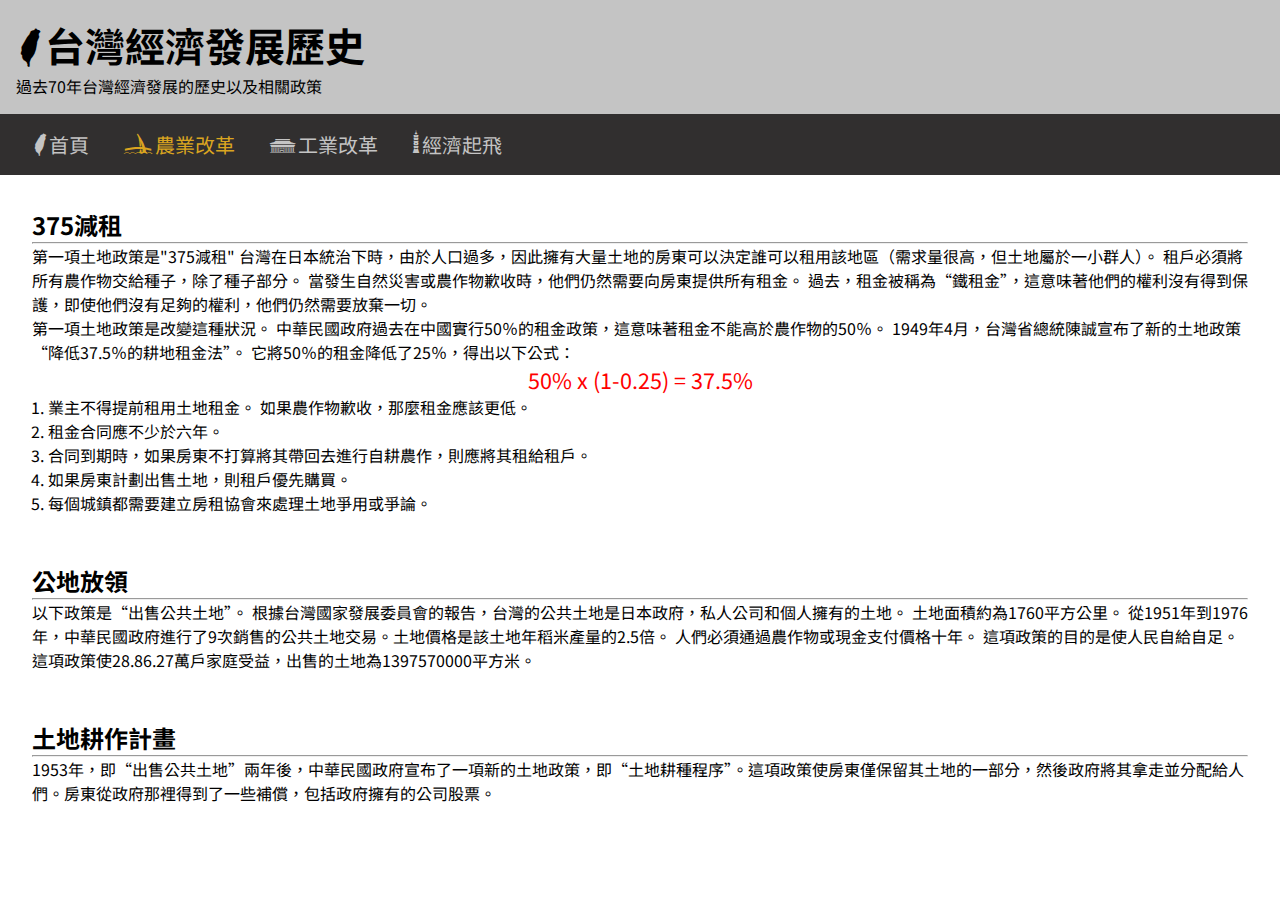
<file: Taiwan Project/agriculture.html>
<!DOCTYPE html>
<html lang="zh">
  <head>
    <meta charset="UTF-8" />
    <meta http-equiv="X-UA-Compatible" content="IE=edge" />
    <meta name="viewport" content="width=device-width, initial-scale=1.0" />
    <title>農業改革 | 台灣經濟發展歷史</title>
    <!-- 網站搜尋資訊顯示 -->
    <meta
      name="description"
      content="此網站展示台灣過去五十至七十年的經濟發展歷史，以及促成其發展的相關政策"
    />
    <!-- 字體 google font -->
    <link rel="preconnect" href="https://fonts.googleapis.com" />
    <link rel="preconnect" href="https://fonts.gstatic.com" crossorigin />
    <link
      href="https://fonts.googleapis.com/css2?family=Noto+Sans+TC&display=swap"
      rel="stylesheet"
    />
    <!-- twicon下載引用 -->
    <link rel="stylesheet" href="./twicon/twicon.css" />
    <!-- head icon引用 -->
    <link rel="icon" href="./taiwanIcon.png" />
    <link rel="stylesheet" href="./style.css" />
  </head>
  <body>
    <main>
      <!-- 標題 -->
      <header>
        <h1><i class="twicon-main-island"></i>台灣經濟發展歷史</h1>
        <p>過去70年台灣經濟發展的歷史以及相關政策</p>
      </header>
      <!-- 導覽列 -->
      <nav>
        <ul>
          <li>
            <a href="./index.html"
              ><i class="twicon-main-island"></i>首頁</a
            >
          </li>
          <li>
            <a href="./agriculture.html" class="active"
              ><i class="twicon-lovers-brg"></i>農業改革</a
            >
          </li>
          <li>
            <a href="./industralization.html"
              ><i class="twicon-taipei-stn"></i>工業改革</a
            >
          </li>
          <li>
            <a href="./economy.html"
              ><i class="twicon-taipei101"></i>經濟起飛</a
            >
          </li>
        </ul>
      </nav>
      <!-- 文章 -->
      <section class="container">
        <section class="left">
          <h2>375減租</h2>
          <hr />
          <p>
            第一項土地政策是"375減租"
            台灣在日本統治下時，由於人口過多，因此擁有大量土地的房東可以決定誰可以租用該地區（需求量很高，但土地屬於一小群人）。
            租戶必須將所有農作物交給種子，除了種子部分。
            當發生自然災害或農作物歉收時，他們仍然需要向房東提供所有租金。
            過去，租金被稱為“鐵租金”，這意味著他們的權利沒有得到保護，即使他們沒有足夠的權利，他們仍然需要放棄一切。
          </p>
          <p>
            第一項土地政策是改變這種狀況。
            中華民國政府過去在中國實行50％的租金政策，這意味著租金不能高於農作物的50％。
            1949年4月，台灣省總統陳誠宣布了新的土地政策“降低37.5％的耕地租金法”。
            它將50％的租金降低了25％，得出以下公式：
          </p>
          <!-- 顏色,置中,放大 -->
          <p class="special">50% x (1-0.25) = 37.5%</p>

          <!-- 順序性5點 -->
          <ol style="margin-left: 1rem">
            <li>
              業主不得提前租用土地租金。 如果農作物歉收，那麼租金應該更低。
            </li>
            <li>租金合同應不少於六年。</li>
            <li>
              合同到期時，如果房東不打算將其帶回去進行自耕農作，則應將其租給租戶。
            </li>
            <li>如果房東計劃出售土地，則租戶優先購買。</li>
            <li>每個城鎮都需要建立房租協會來處理土地爭用或爭論。</li>
          </ol>

          <br />
          <br />

          <h2>公地放領</h2>
          <hr />
          <p>
            以下政策是“出售公共土地”。
            根據台灣國家發展委員會的報告，台灣的公共土地是日本政府，私人公司和個人擁有的土地。
            土地面積約為1760平方公里。
            從1951年到1976年，中華民國政府進行了9次銷售的公共土地交易。土地價格是該土地年稻米產量的2.5倍。
            人們必須通過農作物或現金支付價格十年。
            這項政策的目的是使人民自給自足。
            這項政策使28.86.27萬戶家庭受益，出售的土地為1397570000平方米。
          </p>

          <br />
          <br />

          <h2>土地耕作計畫</h2>
          <hr />
          <p>
            1953年，即“出售公共土地”兩年後，中華民國政府宣布了一項新的土地政策，即“土地耕種程序”。這項政策使房東僅保留其土地的一部分，然後政府將其拿走並分配給人們。房東從政府那裡得到了一些補償，包括政府擁有的公司股票。
          </p>
        </section>
      </section>
    </main>
  </body>
</html>
</file>
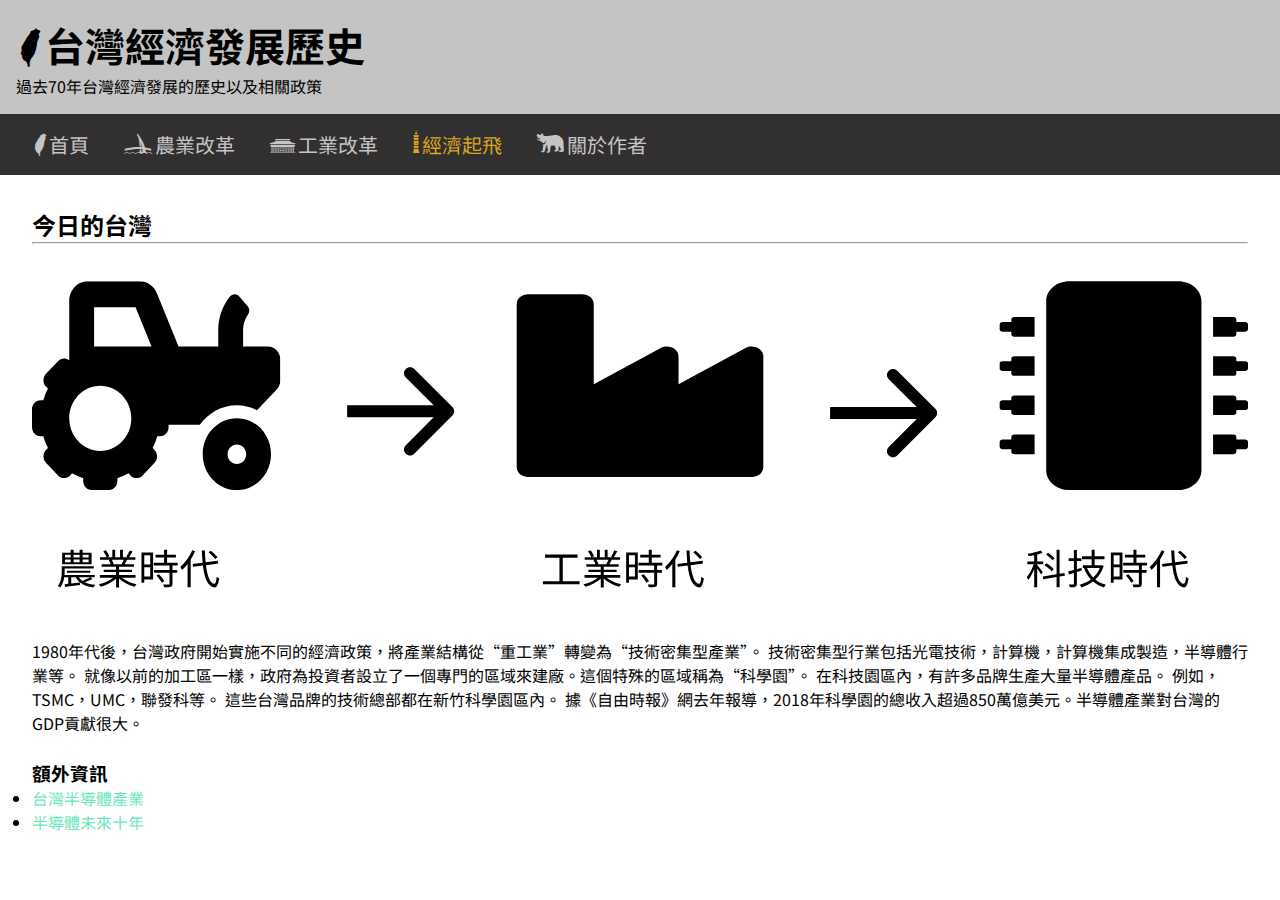
<file: Taiwan Project/economy.html>
<!DOCTYPE html>
<html lang="zh">
  <head>
    <meta charset="UTF-8" />
    <meta http-equiv="X-UA-Compatible" content="IE=edge" />
    <meta name="viewport" content="width=device-width, initial-scale=1.0" />
    <title>經濟起飛 | 台灣經濟發展歷史</title>
    <!-- 網站搜尋資訊顯示 -->
    <meta
      name="description"
      content="此網站展示台灣過去五十至七十年的經濟發展歷史，以及促成其發展的相關政策"
    />
    <!-- 字體 google font -->
    <link rel="preconnect" href="https://fonts.googleapis.com" />
    <link rel="preconnect" href="https://fonts.gstatic.com" crossorigin />
    <link
      href="https://fonts.googleapis.com/css2?family=Noto+Sans+TC&display=swap"
      rel="stylesheet"
    />
    <!-- twicon下載引用 -->
    <link rel="stylesheet" href="./twicon/twicon.css" />
    <!-- head icon引用 -->
    <link rel="icon" href="./taiwanIcon.png" />
    <link rel="stylesheet" href="./style.css" />
  </head>
  <body>
    <main>
      <!-- 標題 -->
      <header>
        <h1><i class="twicon-main-island"></i>台灣經濟發展歷史</h1>
        <p>過去70年台灣經濟發展的歷史以及相關政策</p>
      </header>
      <!-- 導覽列 -->
      <nav>
        <ul>
          <li>
            <a href="./index.html"
              ><i class="twicon-main-island"></i>首頁</a
            >
          </li>
          <li>
            <a href="./agriculture.html"
              ><i class="twicon-lovers-brg"></i>農業改革</a
            >
          </li>
          <li>
            <a href="./industralization.html"
              ><i class="twicon-taipei-stn"></i>工業改革</a
            >
          </li>
          <li>
            <a href="./economy.html" class="active"
              ><i class="twicon-taipei101"></i>經濟起飛</a
            >
          </li>
          <li>
            <a href="../index.html"
              ><i class="twicon-black-bear"></i>關於作者</a
            >
          </li>
        </ul>
      </nav>

      <!-- 文章 -->
      <section class="container">
        <section class="left">
          <h2>今日的台灣</h2>
          <hr />
          <div class="svg-div"><img src="./Group.svg" alt="無法顯示圖片" class="group" /></div>
          
          <br />

          <p>
            1980年代後，台灣政府開始實施不同的經濟政策，將產業結構從“重工業”轉變為“技術密集型產業”。
            技術密集型行業包括光電技術，計算機，計算機集成製造，半導體行業等。
            就像以前的加工區一樣，政府為投資者設立了一個專門的區域來建廠。這個特殊的區域稱為“科學園”。
            在科技園區內，有許多品牌生產大量半導體產品。
            例如，TSMC，UMC，聯發科等。
            這些台灣品牌的技術總部都在新竹科學園區內。
            據《自由時報》網去年報導，2018年科學園的總收入超過850萬億美元。半導體產業對台灣的GDP貢獻很大。
          </p>

          <br />

          <h3>額外資訊</h3>
          <ul>
            <li>
              <a href="https://ic.tpex.org.tw/introduce.php?ic=D000"
                >台灣半導體產業</a
              >
            </li>
            <li>
              <a
                href="https://www.bnext.com.tw/article/58060/semiconductor-industry"
                >半導體未來十年</a
              >
            </li>
          </ul>
        </section>
      </section>
      <!-- </section>
      </section> -->
    </main>
  </body>
</html>
</file>
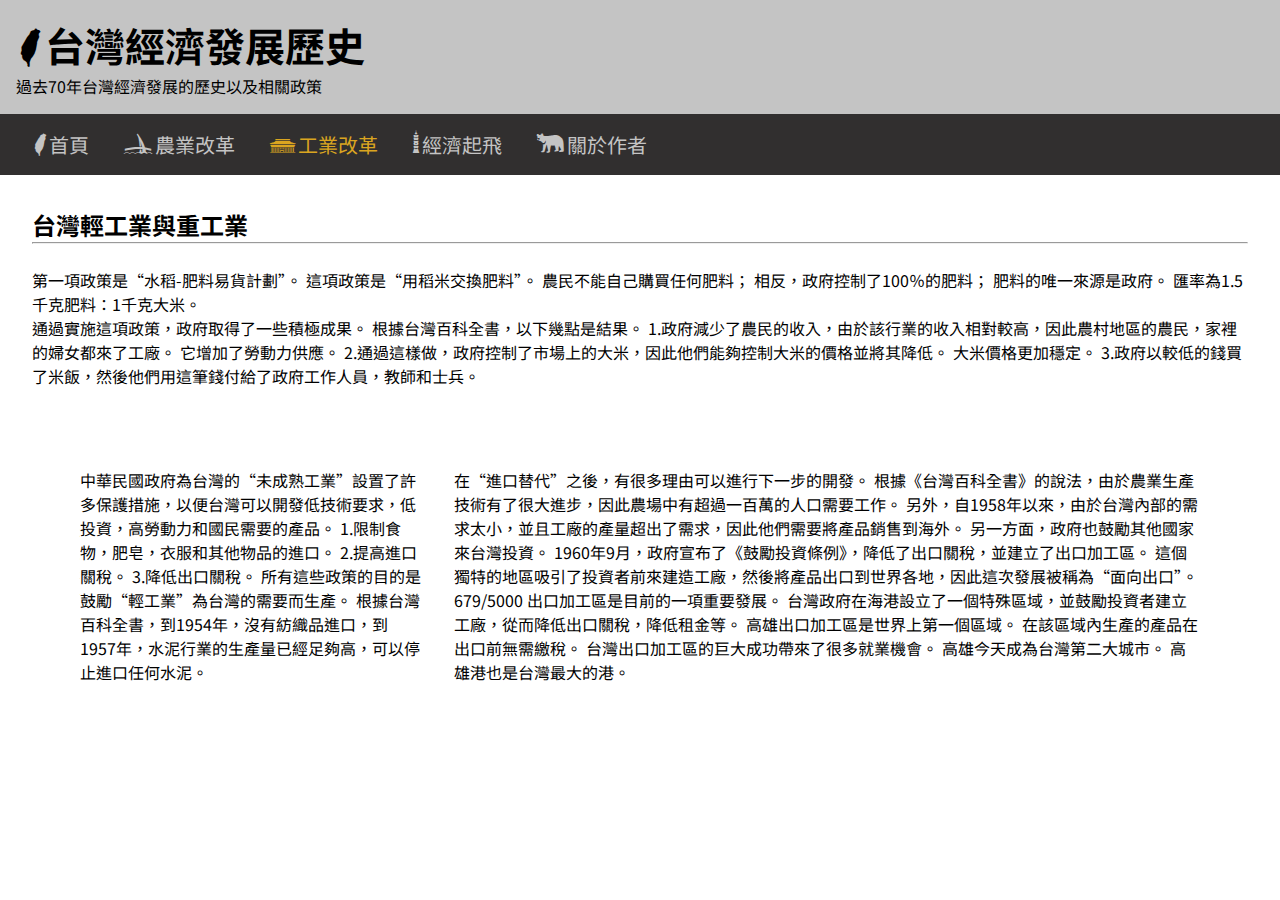
<file: Taiwan Project/industralization.html>
<!DOCTYPE html>
<html lang="zh">
  <head>
    <meta charset="UTF-8" />
    <meta http-equiv="X-UA-Compatible" content="IE=edge" />
    <meta name="viewport" content="width=device-width, initial-scale=1.0" />
    <title>工業改革 | 台灣經濟發展歷史</title>
    <!-- 網站搜尋資訊顯示 -->
    <meta
      name="description"
      content="此網站展示台灣過去五十至七十年的經濟發展歷史，以及促成其發展的相關政策"
    />
    <!-- 字體 google font -->
    <link rel="preconnect" href="https://fonts.googleapis.com" />
    <link rel="preconnect" href="https://fonts.gstatic.com" crossorigin />
    <link
      href="https://fonts.googleapis.com/css2?family=Noto+Sans+TC&display=swap"
      rel="stylesheet"
    />
    <!-- twicon下載引用 -->
    <link rel="stylesheet" href="./twicon/twicon.css" />
    <!-- head icon引用 -->
    <link rel="icon" href="./taiwanIcon.png" />
    <link rel="stylesheet" href="./style.css" />
  </head>
  <body>
    <main>
      <!-- 標題 -->
      <header>
        <h1><i class="twicon-main-island"></i>台灣經濟發展歷史</h1>
        <p>過去70年台灣經濟發展的歷史以及相關政策</p>
      </header>
      <!-- 導覽列 -->
      <nav>
        <ul>
          <li>
            <a href="./index.html"
              ><i class="twicon-main-island"></i>首頁</a
            >
          </li>
          <li>
            <a href="./agriculture.html"
              ><i class="twicon-lovers-brg"></i>農業改革</a
            >
          </li>
          <li>
            <a href="./industralization.html" class="active"
              ><i class="twicon-taipei-stn"></i>工業改革</a
            >
          </li>
          <li>
            <a href="./economy.html"
              ><i class="twicon-taipei101"></i>經濟起飛</a
            >
          </li>
          <li>
            <a href="../index.html"
              ><i class="twicon-black-bear"></i>關於作者</a
            >
          </li>
        </ul>
      </nav>
      <!-- 文章 -->
      <section class="container">
        <section class="left">
          <h2>台灣輕工業與重工業</h2>
          <hr />

          <br />

          <p>
            第一項政策是“水稻-肥料易貨計劃”。 這項政策是“用稻米交換肥料”。
            農民不能自己購買任何肥料； 相反，政府控制了100％的肥料；
            肥料的唯一來源是政府。 匯率為1.5千克肥料：1千克大米。
          </p>
          <p>
            通過實施這項政策，政府取得了一些積極成果。
            根據台灣百科全書，以下幾點是結果。
            1.政府減少了農民的收入，由於該行業的收入相對較高，因此農村地區的農民，家裡的婦女都來了工廠。
            它增加了勞動力供應。
            2.通過這樣做，政府控制了市場上的大米，因此他們能夠控制大米的價格並將其降低。
            大米價格更加穩定。
            3.政府以較低的錢買了米飯，然後他們用這筆錢付給了政府工作人員，教師和士兵。
          </p>
        </section>
      </section>
      <!-- 中間部分兩塊,左邊margin大 -->
      <section class="center">
        <p style="margin-left: 2rem">
          中華民國政府為台灣的“未成熟工業”設置了許多保護措施，以便台灣可以開發低技術要求，低投資，高勞動力和國民需要的產品。
          1.限制食物，肥皂，衣服和其他物品的進口。 2.提高進口關稅。
          3.降低出口關稅。 所有這些政策的目的是鼓勵“輕工業”為台灣的需要而生產。
          根據台灣百科全書，到1954年，沒有紡織品進口，到1957年，水泥行業的生產量已經足夠高，可以停止進口任何水泥。
        </p>

        <p style="margin-right: 2rem">
          在“進口替代”之後，有很多理由可以進行下一步的開發。
          根據《台灣百科全書》的說法，由於農業生產技術有了很大進步，因此農場中有超過一百萬的人口需要工作。
          另外，自1958年以來，由於台灣內部的需求太小，並且工廠的產量超出了需求，因此他們需要將產品銷售到海外。
          另一方面，政府也鼓勵其他國家來台灣投資。
          1960年9月，政府宣布了《鼓勵投資條例》，降低了出口關稅，並建立了出口加工區。
          這個獨特的地區吸引了投資者前來建造工廠，然後將產品出口到世界各地，因此這次發展被稱為“面向出口”。
          679/5000 出口加工區是目前的一項重要發展。
          台灣政府在海港設立了一個特殊區域，並鼓勵投資者建立工廠，從而降低出口關稅，降低租金等。
          高雄出口加工區是世界上第一個區域。
          在該區域內生產的產品在出口前無需繳稅。
          台灣出口加工區的巨大成功帶來了很多就業機會。
          高雄今天成為台灣第二大城市。 高雄港也是台灣最大的港。
        </p>
      </section>
    </main>
  </body>
</html>
</file>
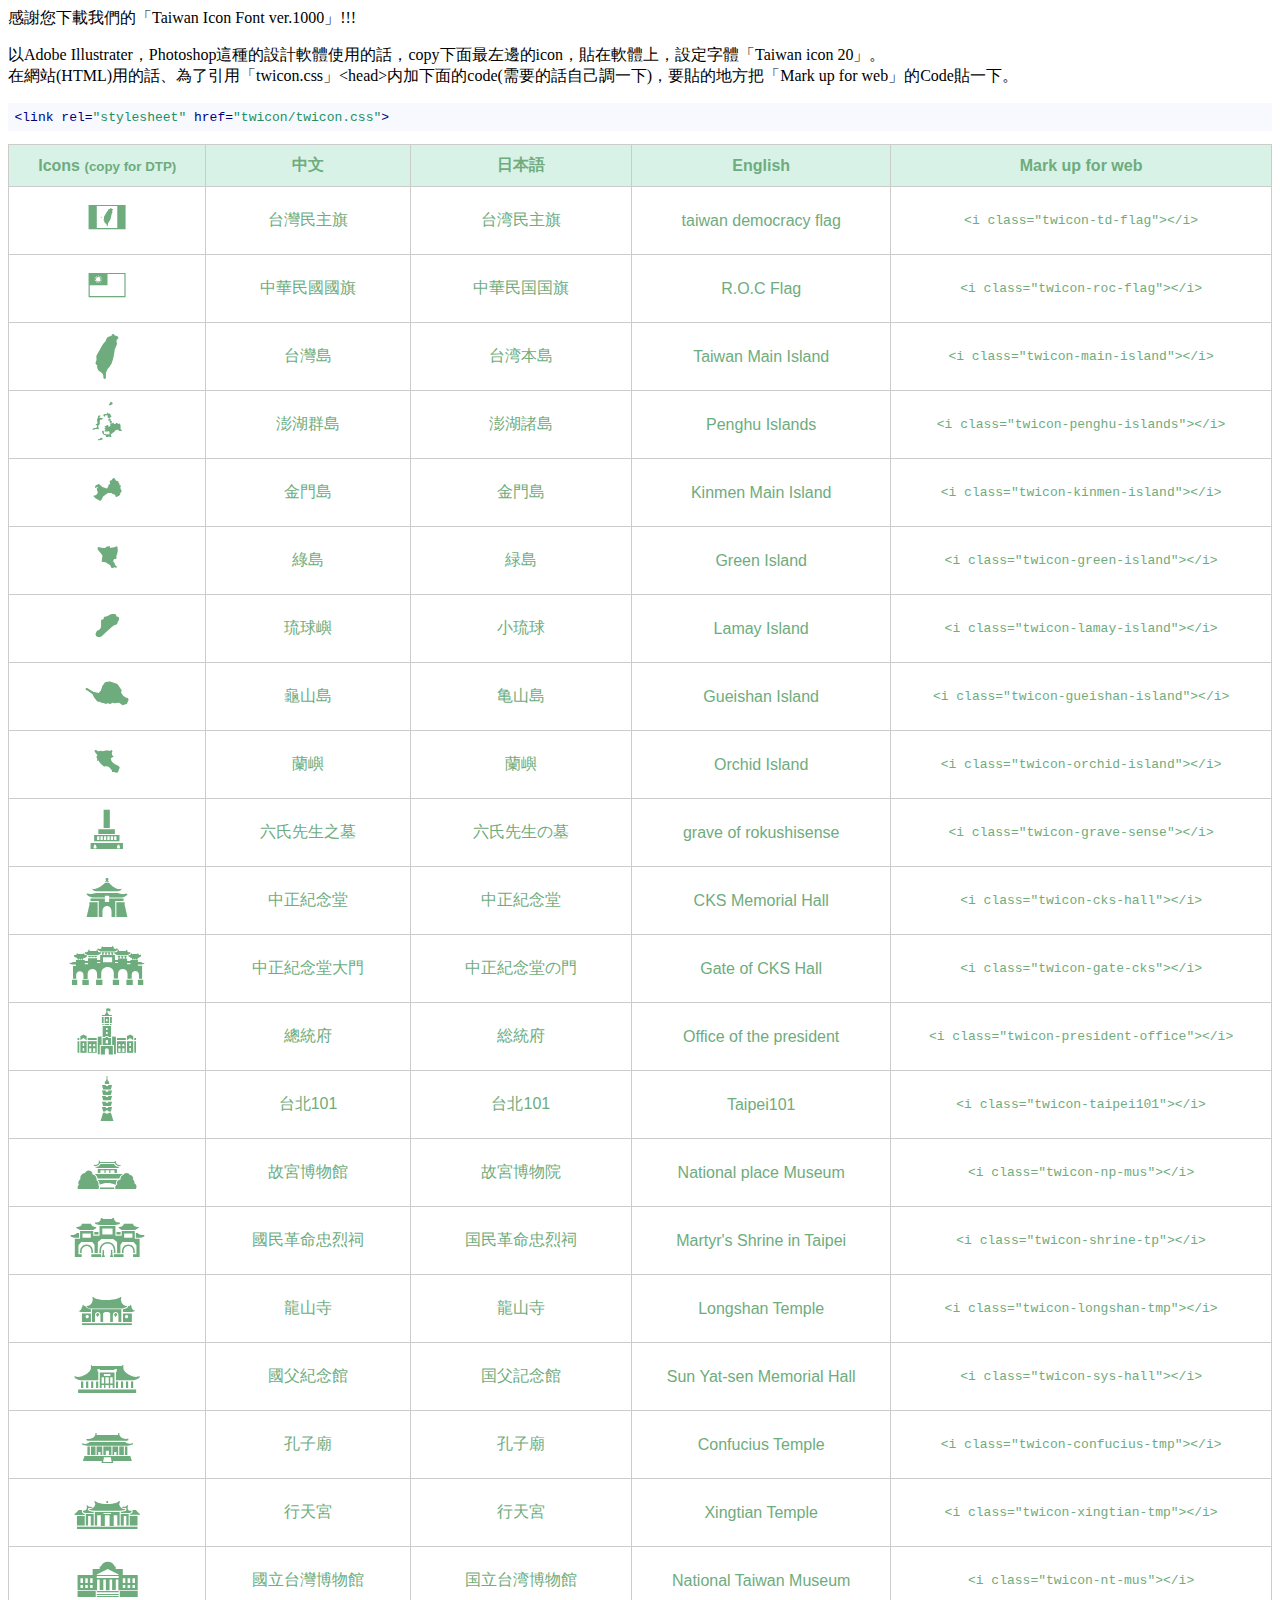
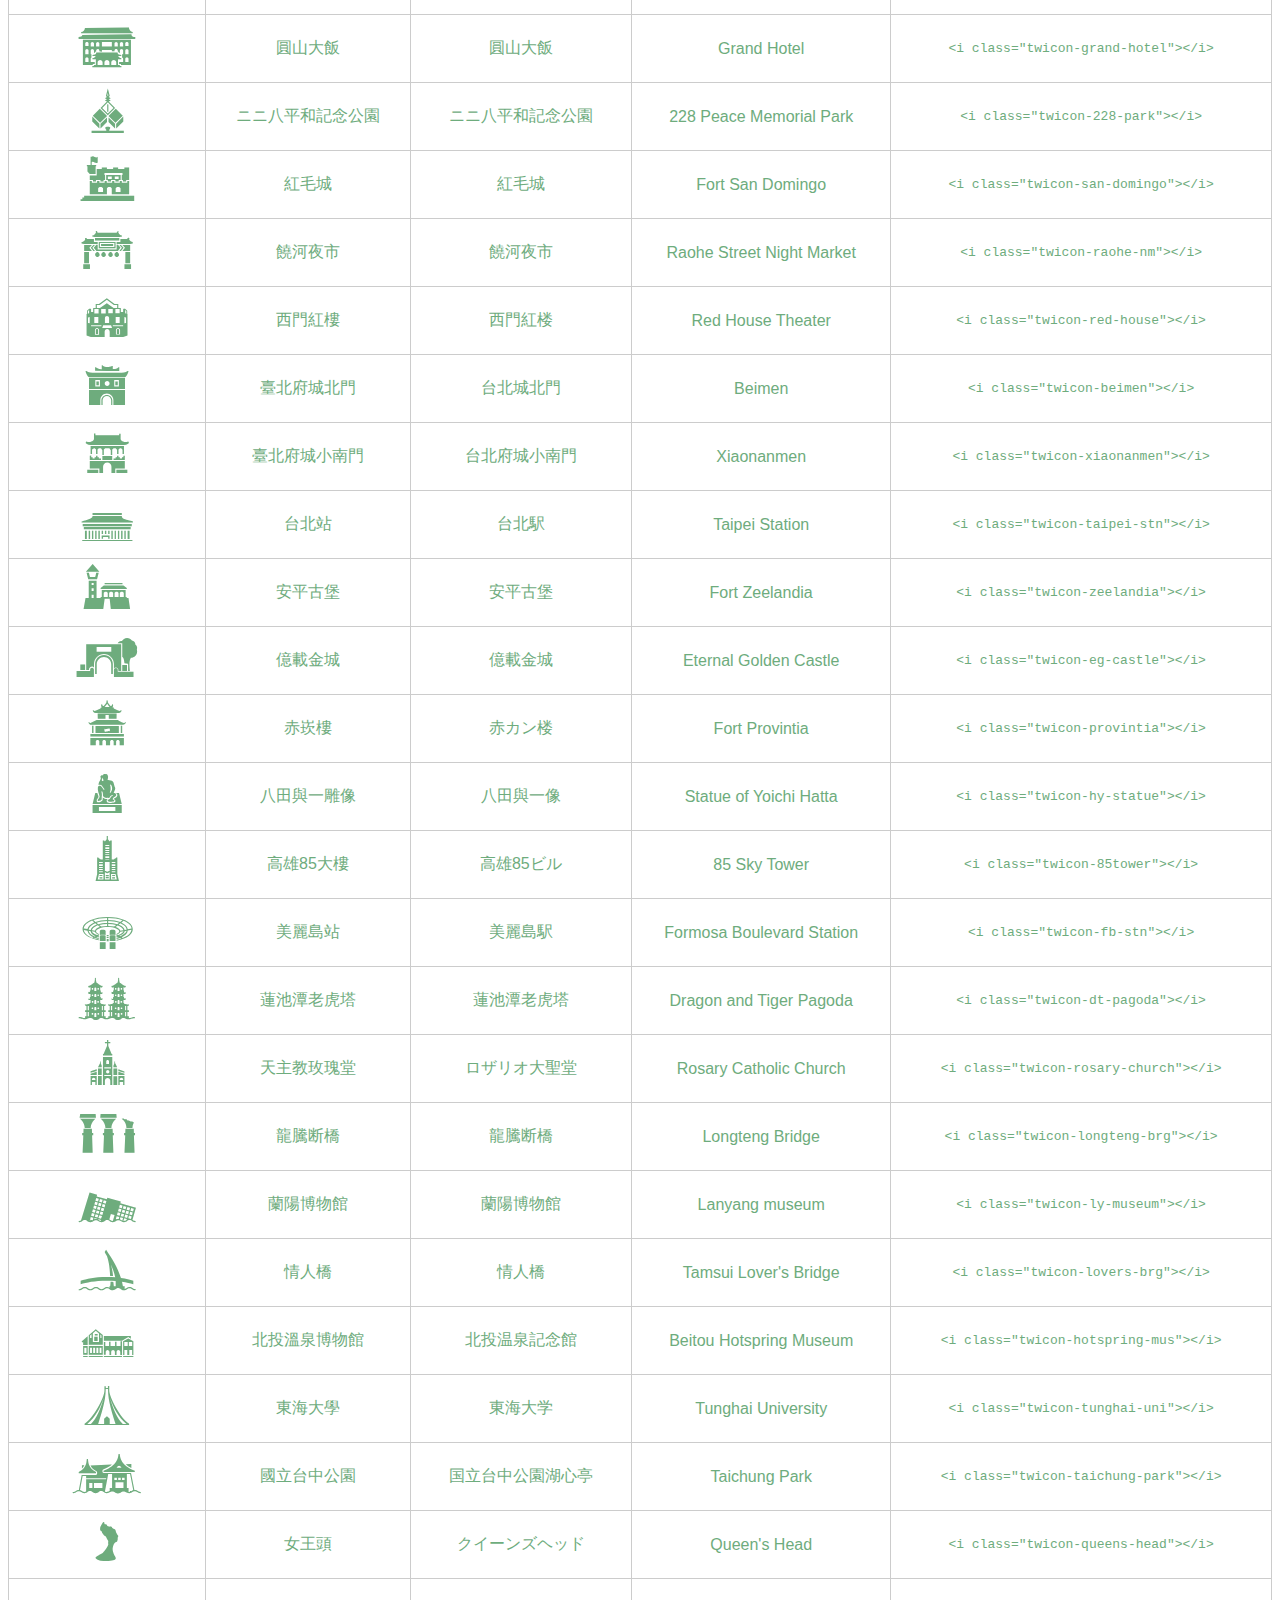
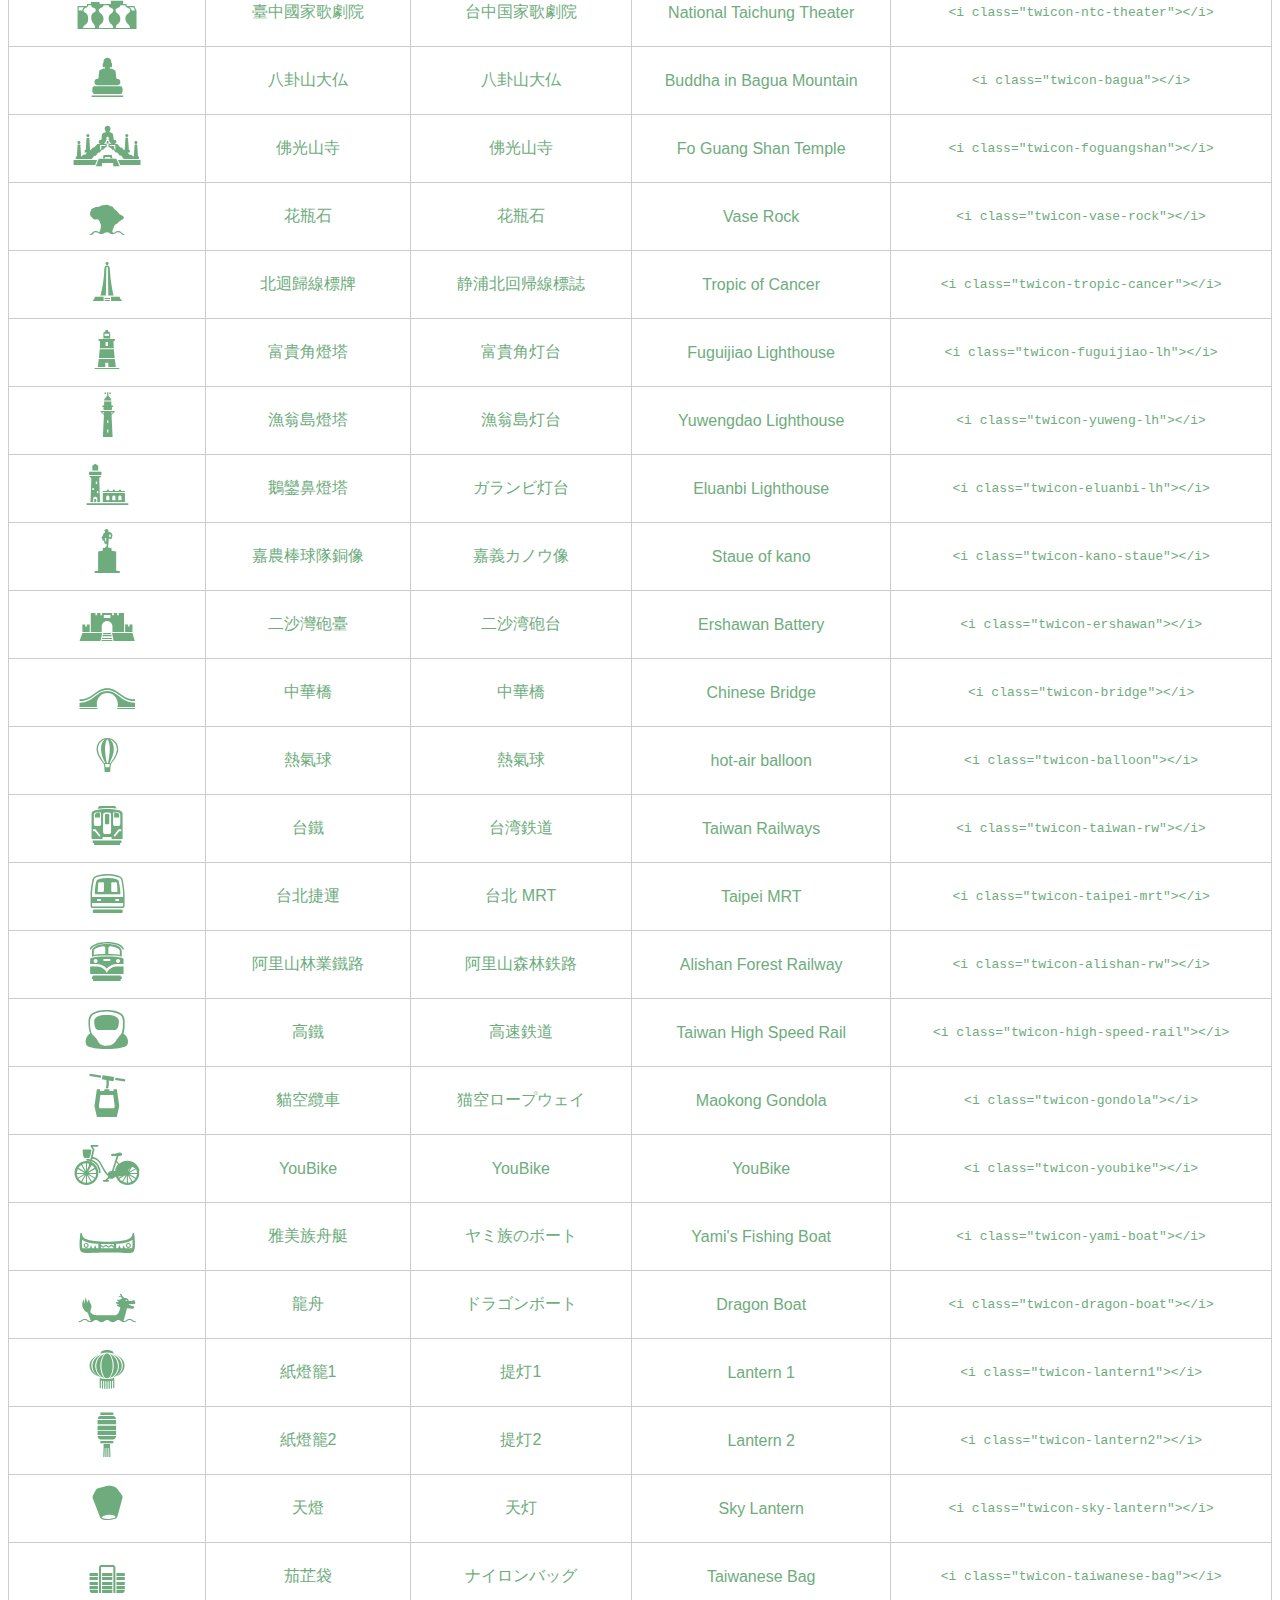
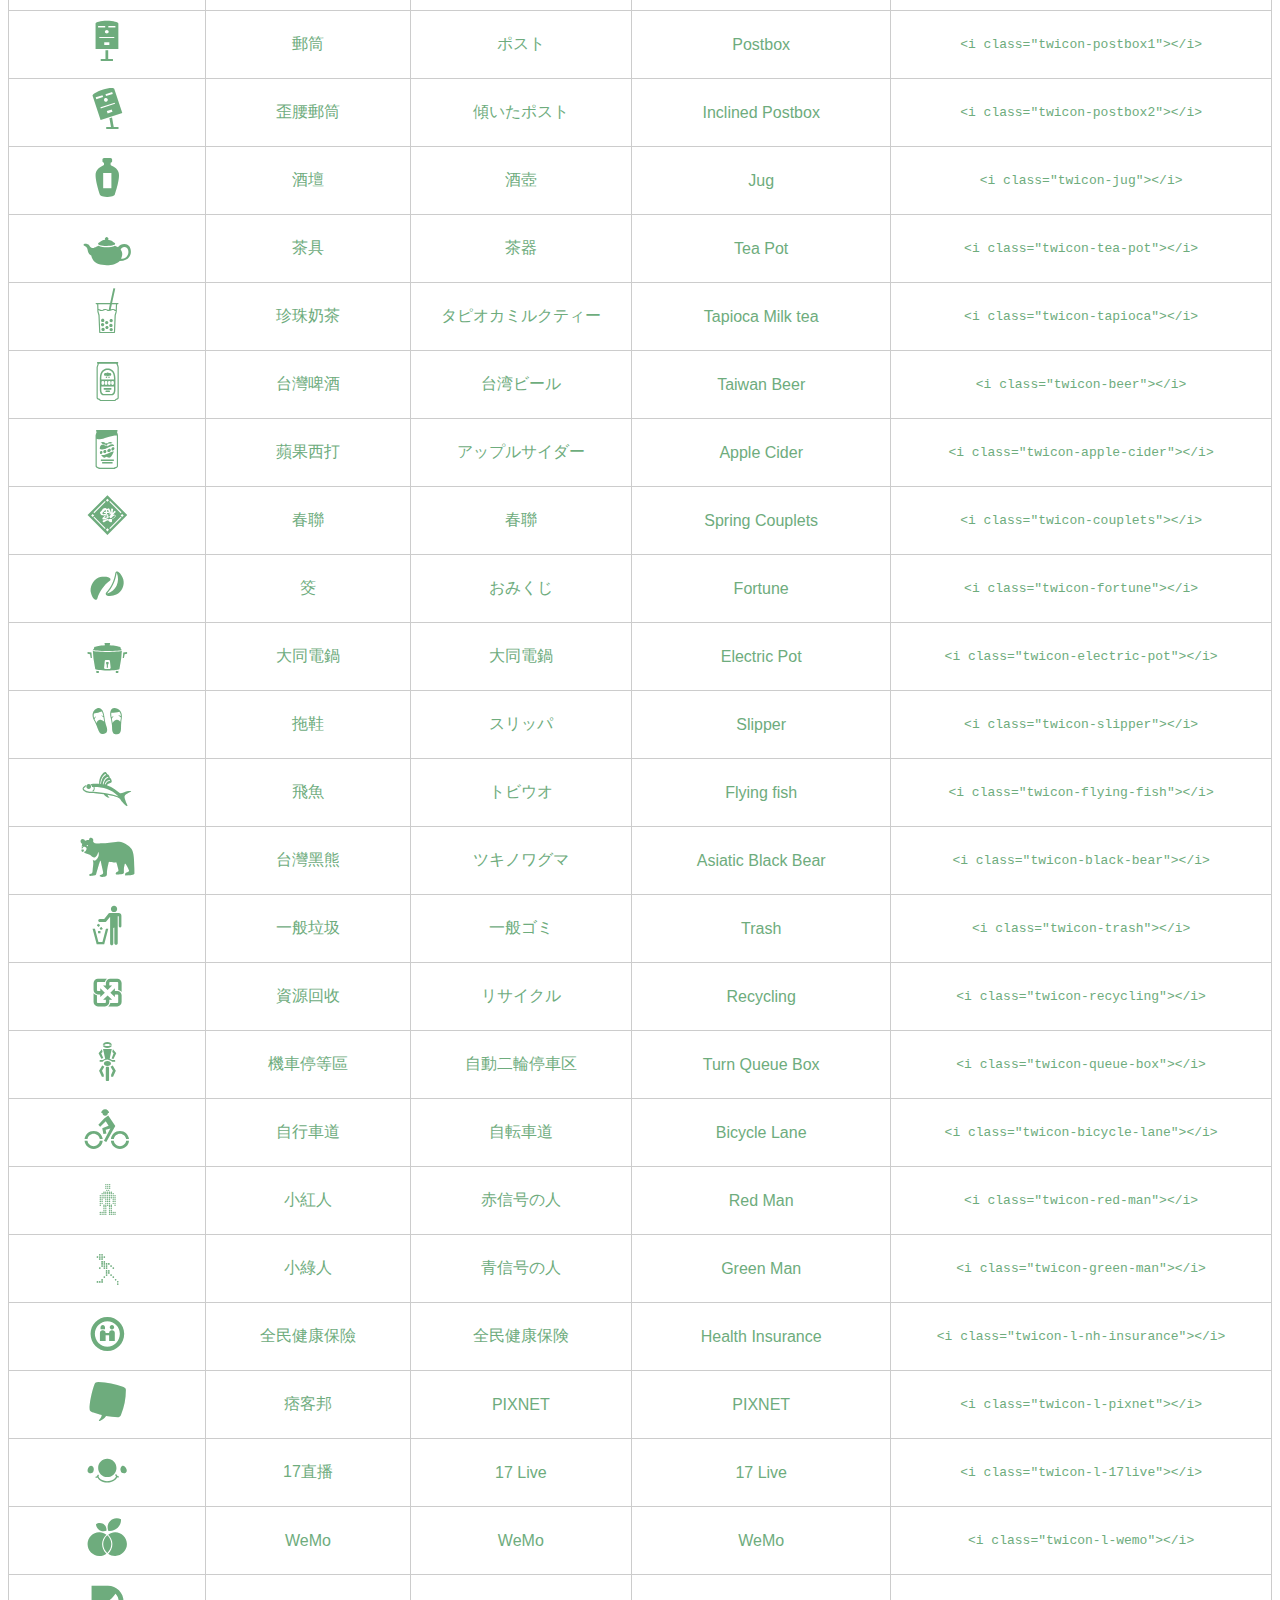
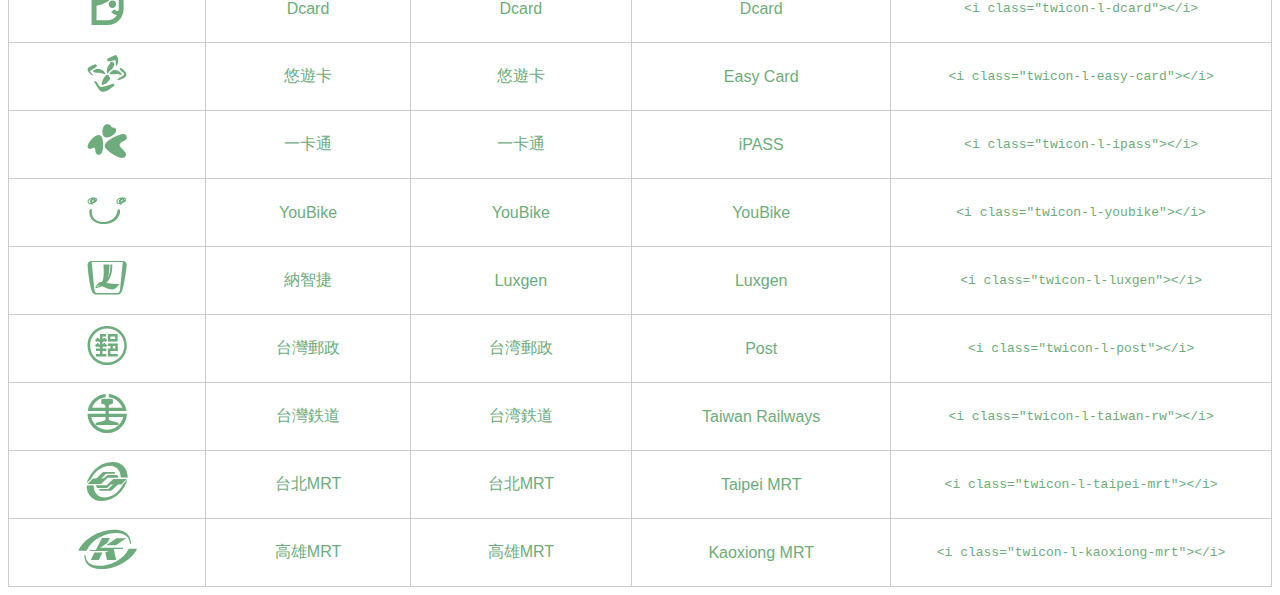
<file: Taiwan Project/twicon/List.html>
<head>
 <title>一覽表|一覧表|List</title>
 <style type="text/css">
  table{
    width: 100%;
    border-collapse: collapse;
    border-spacing: 0;
    color:#6EAC7D;
    font-family: sans-serif ;
  }

  table th{
    padding: 10px 20px;
    text-align: center;
    border: 1px solid #ccc;
    background-color: #D9F2E7
  }

  table td{
    padding: 0px 20px;
    text-align: center;
    border: 1px solid #ccc;
  }

  table td.icon {
    font-family: "twicon" ;
    font-size: 3.5em ;
    border: 1px solid #ccc;
  }

  table tr:hover{
    background-color: #4A7756;
    color:#fff;
  }

  @font-face {
   font-family: 'twicon';
   src: url('twicon.woff') ;
   src: url('twicon.woff2') ;
  }
 </style>
</head>
<body>
 <p>
   感謝您下載我們的「Taiwan Icon Font ver.1000」!!!
 </p>
 <p>
   以Adobe Illustrater，Photoshop這種的設計軟體使用的話，copy下面最左邊的icon，貼在軟體上，設定字體「Taiwan icon 20」。
  <br>在網站(HTML)用的話、為了引用「twicon.css」&lt;head&gt;内加下面的code(需要的話自己調一下)，要貼的地方把「Mark up for web」的Code貼一下。
  <pre style="display:block;overflow-x:auto;padding:0.5em;color:#000;background:#f8f8ff"><code><span style="color:#000080;font-weight:normal">&lt;<span style="color:#000080;font-weight:normal">link</span> <span class="hljs-attr">rel</span>=<span style="color:#219161">&quot;stylesheet&quot;</span> <span class="hljs-attr">href</span>=<span style="color:#219161">&quot;twicon/twicon.css&quot;</span>&gt;</span></code></pre>

 <table>
  <tr>
    <th>Icons <small>(copy for DTP)</small></th>
    <th>中文</th>
    <th>日本語</th>
    <th>English</th>
    <th>Mark up for web</th>
  </tr>
  <tr>
    <td class="icon">ꀀ</td>
    <td>台灣民主旗</td>
    <td>台湾民主旗</td>
    <td>taiwan democracy flag</td>
    <td><code>&lt;i class="twicon-td-flag"&gt;&lt;/i&gt;</code></td>
  </tr>
  <tr>
    <td class="icon">ꀁ</td>
    <td>中華民國國旗</td>
    <td>中華民国国旗</td>
    <td>R.O.C Flag</td>
    <td><code>&lt;i class="twicon-roc-flag"&gt;&lt;/i&gt;</code></td>
  </tr>
  <tr>
    <td class="icon">ꀂ</td>
    <td>台灣島</td>
    <td>台湾本島</td>
    <td>Taiwan Main Island</td>
    <td><code>&lt;i class="twicon-main-island"&gt;&lt;/i&gt;</code></td>
  </tr>
  <tr>
    <td class="icon">ꀃ</td>
    <td>澎湖群島</td>
    <td>澎湖諸島</td>
    <td>Penghu Islands</td>
    <td><code>&lt;i class="twicon-penghu-islands"&gt;&lt;/i&gt;</code></td>
  </tr>
  <tr>
    <td class="icon">ꀄ</td>
    <td>金門島</td>
    <td>金門島</td>
    <td>Kinmen Main Island</td>
    <td><code>&lt;i class="twicon-kinmen-island"&gt;&lt;/i&gt;</code></td>
  </tr>
  <tr>
    <td class="icon">ꀅ</td>
    <td>綠島</td>
    <td>緑島</td>
    <td>Green Island</td>
    <td><code>&lt;i class="twicon-green-island"&gt;&lt;/i&gt;</code></td>
  </tr>
  <tr>
    <td class="icon">ꀆ</td>
    <td>琉球嶼</td>
    <td>小琉球</td>
    <td>Lamay Island</td>
    <td><code>&lt;i class="twicon-lamay-island"&gt;&lt;/i&gt;</code></td>
  </tr>
  <tr>
    <td class="icon">ꀇ</td>
    <td>龜山島</td>
    <td>亀山島</td>
    <td>Gueishan Island</td>
    <td><code>&lt;i class="twicon-gueishan-island"&gt;&lt;/i&gt;</code></td>
  </tr>
  <tr>
    <td class="icon">ꀈ</td>
    <td>蘭嶼</td>
    <td>蘭嶼</td>
    <td>Orchid Island</td>
    <td><code>&lt;i class="twicon-orchid-island"&gt;&lt;/i&gt;</code></td>
  </tr>
  <tr>
    <td class="icon">ꀉ</td>
    <td>六氏先生之墓</td>
    <td>六氏先生の墓</td>
    <td>grave of rokushisense</td>
    <td><code>&lt;i class="twicon-grave-sense"&gt;&lt;/i&gt;</code></td>
  </tr>
  <tr>
    <td class="icon">ꀊ</td>
    <td>中正紀念堂</td>
    <td>中正紀念堂</td>
    <td>CKS Memorial Hall</td>
    <td><code>&lt;i class="twicon-cks-hall"&gt;&lt;/i&gt;</code></td>
  </tr>
  <tr>
    <td class="icon">ꀋ</td>
    <td>中正紀念堂大門</td>
    <td>中正紀念堂の門</td>
    <td>Gate of CKS Hall</td>
    <td><code>&lt;i class="twicon-gate-cks"&gt;&lt;/i&gt;</code></td>
  </tr>
  <tr>
    <td class="icon">ꀌ</td>
    <td>總統府</td>
    <td>総統府</td>
    <td>Office of the president</td>
    <td><code>&lt;i class="twicon-president-office"&gt;&lt;/i&gt;</code></td>
  </tr>
  <tr>
    <td class="icon">ꀍ</td>
    <td>台北101</td>
    <td>台北101</td>
    <td>Taipei101</td>
    <td><code>&lt;i class="twicon-taipei101"&gt;&lt;/i&gt;</code></td>
  </tr>
  <tr>
    <td class="icon">ꀎ</td>
    <td>故宮博物館</td>
    <td>故宮博物院</td>
    <td>National place Museum</td>
    <td><code>&lt;i class="twicon-np-mus"&gt;&lt;/i&gt;</code></td>
  </tr>
  <tr>
    <td class="icon">ꀏ</td>
    <td>國民革命忠烈祠</td>
    <td>国民革命忠烈祠</td>
    <td>Martyr's Shrine in Taipei</td>
    <td><code>&lt;i class="twicon-shrine-tp"&gt;&lt;/i&gt;</code></td>
  </tr>
  <tr>
    <td class="icon">ꀐ</td>
    <td>龍山寺</td>
    <td>龍山寺</td>
    <td>Longshan Temple</td>
    <td><code>&lt;i class="twicon-longshan-tmp"&gt;&lt;/i&gt;</code></td>
  </tr>
  <tr>
    <td class="icon">ꀑ</td>
    <td>國父紀念館</td>
    <td>国父記念館</td>
    <td>Sun Yat-sen Memorial Hall</td>
    <td><code>&lt;i class="twicon-sys-hall"&gt;&lt;/i&gt;</code></td>
  </tr>
  <tr>
    <td class="icon">ꀒ</td>
    <td>孔子廟</td>
    <td>孔子廟</td>
    <td>Confucius Temple</td>
    <td><code>&lt;i class="twicon-confucius-tmp"&gt;&lt;/i&gt;</code></td>
  </tr>
  <tr>
    <td class="icon">ꀓ</td>
    <td>行天宮</td>
    <td>行天宮</td>
    <td>Xingtian Temple</td>
    <td><code>&lt;i class="twicon-xingtian-tmp"&gt;&lt;/i&gt;</code></td>
  </tr>
  <tr>
    <td class="icon">ꀔ</td>
    <td>國立台灣博物館</td>
    <td>国立台湾博物館</td>
    <td>National Taiwan Museum</td>
    <td><code>&lt;i class="twicon-nt-mus"&gt;&lt;/i&gt;</code></td>
  </tr>
  <tr>
    <td class="icon">ꀕ</td>
    <td>圓山大飯</td>
    <td>圓山大飯</td>
    <td>Grand Hotel</td>
    <td><code>&lt;i class="twicon-grand-hotel"&gt;&lt;/i&gt;</code></td>
  </tr>
  <tr>
    <td class="icon">ꀖ</td>
    <td>ニニ八平和記念公園</td>
    <td>ニニ八平和記念公園</td>
    <td>228 Peace Memorial Park</td>
    <td><code>&lt;i class="twicon-228-park"&gt;&lt;/i&gt;</code></td>
  </tr>
  <tr>
    <td class="icon">ꀗ</td>
    <td>紅毛城</td>
    <td>紅毛城</td>
    <td>Fort San Domingo</td>
    <td><code>&lt;i class="twicon-san-domingo"&gt;&lt;/i&gt;</code></td>
  </tr>
  <tr>
    <td class="icon">ꀘ</td>
    <td>饒河夜市</td>
    <td>饒河夜市</td>
    <td>Raohe Street Night Market</td>
    <td><code>&lt;i class="twicon-raohe-nm"&gt;&lt;/i&gt;</code></td>
  </tr>
  <tr>
    <td class="icon">ꀙ</td>
    <td>西門紅樓</td>
    <td>西門紅楼</td>
    <td>Red House Theater</td>
    <td><code>&lt;i class="twicon-red-house"&gt;&lt;/i&gt;</code></td>
  </tr>
  <tr>
    <td class="icon">ꀚ</td>
    <td>臺北府城北門</td>
    <td>台北城北門</td>
    <td>Beimen</td>
    <td><code>&lt;i class="twicon-beimen"&gt;&lt;/i&gt;</code></td>
  </tr>
  <tr>
    <td class="icon">ꀛ</td>
    <td>臺北府城小南門</td>
    <td>台北府城小南門</td>
    <td>Xiaonanmen</td>
    <td><code>&lt;i class="twicon-xiaonanmen"&gt;&lt;/i&gt;</code></td>
  </tr>
  <tr>
    <td class="icon">ꀜ</td>
    <td>台北站</td>
    <td>台北駅</td>
    <td>Taipei Station</td>
    <td><code>&lt;i class="twicon-taipei-stn"&gt;&lt;/i&gt;</code></td>
  </tr>
  <tr>
    <td class="icon">ꀝ</td>
    <td>安平古堡</td>
    <td>安平古堡</td>
    <td>Fort Zeelandia</td>
    <td><code>&lt;i class="twicon-zeelandia"&gt;&lt;/i&gt;</code></td>
  </tr>
  <tr>
    <td class="icon">ꀞ</td>
    <td>億載金城</td>
    <td>億載金城</td>
    <td>Eternal Golden Castle</td>
    <td><code>&lt;i class="twicon-eg-castle"&gt;&lt;/i&gt;</code></td>
  </tr>
  <tr>
    <td class="icon">ꀟ</td>
    <td>赤崁樓</td>
    <td>赤カン楼</td>
    <td>Fort Provintia</td>
    <td><code>&lt;i class="twicon-provintia"&gt;&lt;/i&gt;</code></td>
  </tr>
  <tr>
    <td class="icon">ꀠ</td>
    <td>八田與一雕像</td>
    <td>八田與一像</td>
    <td>Statue of Yoichi Hatta</td>
    <td><code>&lt;i class="twicon-hy-statue"&gt;&lt;/i&gt;</code></td>
  </tr>
  <tr>
    <td class="icon">ꀡ</td>
    <td>高雄85大樓</td>
    <td>高雄85ビル</td>
    <td>85 Sky Tower</td>
    <td><code>&lt;i class="twicon-85tower"&gt;&lt;/i&gt;</code></td>
  </tr>
  <tr>
    <td class="icon">ꀢ</td>
    <td>美麗島站</td>
    <td>美麗島駅</td>
    <td>Formosa Boulevard Station</td>
    <td><code>&lt;i class="twicon-fb-stn"&gt;&lt;/i&gt;</code></td>
  </tr>
  <tr>
    <td class="icon">ꀣ</td>
    <td>蓮池潭老虎塔</td>
    <td>蓮池潭老虎塔</td>
    <td>Dragon and Tiger Pagoda</td>
    <td><code>&lt;i class="twicon-dt-pagoda"&gt;&lt;/i&gt;</code></td>
  </tr>
  <tr>
    <td class="icon">ꀤ</td>
    <td>天主教玫瑰堂</td>
    <td>ロザリオ大聖堂</td>
    <td>Rosary Catholic Church</td>
    <td><code>&lt;i class="twicon-rosary-church"&gt;&lt;/i&gt;</code></td>
  </tr>
  <tr>
    <td class="icon">ꀥ</td>
    <td>龍騰断橋</td>
    <td>龍騰断橋</td>
    <td>Longteng Bridge</td>
    <td><code>&lt;i class="twicon-longteng-brg"&gt;&lt;/i&gt;</code></td>
  </tr>
  <tr>
    <td class="icon">ꀦ</td>
    <td>蘭陽博物館</td>
    <td>蘭陽博物館</td>
    <td>Lanyang museum</td>
    <td><code>&lt;i class="twicon-ly-museum"&gt;&lt;/i&gt;</code></td>
  </tr>
  <tr>
    <td class="icon">ꀧ</td>
    <td>情人橋</td>
    <td>情人橋</td>
    <td>Tamsui Lover's Bridge</td>
    <td><code>&lt;i class="twicon-lovers-brg"&gt;&lt;/i&gt;</code></td>
  </tr>
  <tr>
    <td class="icon">ꀨ</td>
    <td>北投溫泉博物館</td>
    <td>北投温泉記念館</td>
    <td>Beitou Hotspring Museum</td>
    <td><code>&lt;i class="twicon-hotspring-mus"&gt;&lt;/i&gt;</code></td>
  </tr>
  <tr>
    <td class="icon">ꀩ</td>
    <td>東海大學</td>
    <td>東海大学</td>
    <td>Tunghai University</td>
    <td><code>&lt;i class="twicon-tunghai-uni"&gt;&lt;/i&gt;</code></td>
  </tr>
  <tr>
    <td class="icon">ꀪ</td>
    <td>國立台中公園</td>
    <td>国立台中公園湖心亭</td>
    <td>Taichung Park</td>
    <td><code>&lt;i class="twicon-taichung-park"&gt;&lt;/i&gt;</code></td>
  </tr>
  <tr>
    <td class="icon">ꀫ</td>
    <td>女王頭</td>
    <td>クイーンズヘッド</td>
    <td>Queen's Head</td>
    <td><code>&lt;i class="twicon-queens-head"&gt;&lt;/i&gt;</code></td>
  </tr>
  <tr>
    <td class="icon">ꀬ</td>
    <td>臺中國家歌劇院</td>
    <td>台中国家歌劇院</td>
    <td>National Taichung Theater</td>
    <td><code>&lt;i class="twicon-ntc-theater"&gt;&lt;/i&gt;</code></td>
  </tr>
  <tr>
    <td class="icon">ꀭ</td>
    <td>八卦山大仏</td>
    <td>八卦山大仏</td>
    <td>Buddha in Bagua Mountain</td>
    <td><code>&lt;i class="twicon-bagua"&gt;&lt;/i&gt;</code></td>
  </tr>
  <tr>
    <td class="icon">ꀮ</td>
    <td>佛光山寺</td>
    <td>佛光山寺</td>
    <td>Fo Guang Shan Temple</td>
    <td><code>&lt;i class="twicon-foguangshan"&gt;&lt;/i&gt;</code></td>
  </tr>
  <tr>
    <td class="icon">ꀯ</td>
    <td>花瓶石</td>
    <td>花瓶石</td>
    <td>Vase Rock</td>
    <td><code>&lt;i class="twicon-vase-rock"&gt;&lt;/i&gt;</code></td>
  </tr>
  <tr>
    <td class="icon">ꀰ</td>
    <td>北迴歸線標牌</td>
    <td>静浦北回帰線標誌</td>
    <td>Tropic of Cancer</td>
    <td><code>&lt;i class="twicon-tropic-cancer"&gt;&lt;/i&gt;</code></td>
  </tr>
  <tr>
    <td class="icon">ꀱ</td>
    <td>富貴角燈塔</td>
    <td>富貴角灯台</td>
    <td>Fuguijiao Lighthouse</td>
    <td><code>&lt;i class="twicon-fuguijiao-lh"&gt;&lt;/i&gt;</code></td>
  </tr>
  <tr>
    <td class="icon">ꀲ</td>
    <td>漁翁島燈塔</td>
    <td>漁翁島灯台</td>
    <td>Yuwengdao Lighthouse</td>
    <td><code>&lt;i class="twicon-yuweng-lh"&gt;&lt;/i&gt;</code></td>
  </tr>
  <tr>
    <td class="icon">ꀳ</td>
    <td>鵝鑾鼻燈塔</td>
    <td>ガランビ灯台</td>
    <td>Eluanbi Lighthouse</td>
    <td><code>&lt;i class="twicon-eluanbi-lh"&gt;&lt;/i&gt;</code></td>
  </tr>
  <tr>
    <td class="icon">ꀴ</td>
    <td>嘉農棒球隊銅像</td>
    <td>嘉義カノウ像</td>
    <td>Staue of kano</td>
    <td><code>&lt;i class="twicon-kano-staue"&gt;&lt;/i&gt;</code></td>
  </tr>
  <tr>
    <td class="icon">ꀵ</td>
    <td>二沙灣砲臺</td>
    <td>二沙湾砲台</td>
    <td>Ershawan Battery</td>
    <td><code>&lt;i class="twicon-ershawan"&gt;&lt;/i&gt;</code></td>
  </tr>
  <tr>
    <td class="icon">ꀶ</td>
    <td>中華橋</td>
    <td>中華橋</td>
    <td>Chinese Bridge</td>
    <td><code>&lt;i class="twicon-bridge"&gt;&lt;/i&gt;</code></td>
  </tr>
  <tr>
    <td class="icon">ꀷ</td>
    <td>熱氣球</td>
    <td>熱氣球</td>
    <td>hot‐air balloon</td>
    <td><code>&lt;i class="twicon-balloon"&gt;&lt;/i&gt;</code></td>
  </tr>
  <tr>
    <td class="icon">ꀸ</td>
    <td>台鐵</td>
    <td>台湾鉄道</td>
    <td>Taiwan Railways</td>
    <td><code>&lt;i class="twicon-taiwan-rw"&gt;&lt;/i&gt;</code></td>
  </tr>
  <tr>
    <td class="icon">ꀹ</td>
    <td>台北捷運</td>
    <td>台北 MRT</td>
    <td>Taipei MRT</td>
    <td><code>&lt;i class="twicon-taipei-mrt"&gt;&lt;/i&gt;</code></td>
  </tr>
  <tr>
    <td class="icon">ꀺ</td>
    <td>阿里山林業鐵路</td>
    <td>阿里山森林鉄路</td>
    <td>Alishan Forest Railway</td>
    <td><code>&lt;i class="twicon-alishan-rw"&gt;&lt;/i&gt;</code></td>
  </tr>
  <tr>
    <td class="icon">ꀻ</td>
    <td>高鐵</td>
    <td>高速鉄道</td>
    <td>Taiwan High Speed Rail</td>
    <td><code>&lt;i class="twicon-high-speed-rail"&gt;&lt;/i&gt;</code></td>
  </tr>
  <tr>
    <td class="icon">ꀼ</td>
    <td>貓空纜車</td>
    <td>猫空ロープウェイ</td>
    <td>Maokong Gondola</td>
    <td><code>&lt;i class="twicon-gondola"&gt;&lt;/i&gt;</code></td>
  </tr>
  <tr>
    <td class="icon">ꀽ</td>
    <td>YouBike</td>
    <td>YouBike</td>
    <td>YouBike</td>
    <td><code>&lt;i class="twicon-youbike"&gt;&lt;/i&gt;</code></td>
  </tr>
  <tr>
    <td class="icon">ꀾ</td>
    <td>雅美族舟艇</td>
    <td>ヤミ族のボート</td>
    <td>Yami's Fishing Boat</td>
    <td><code>&lt;i class="twicon-yami-boat"&gt;&lt;/i&gt;</code></td>
  </tr>
  <tr>
    <td class="icon">ꀿ</td>
    <td>龍舟</td>
    <td>ドラゴンボート</td>
    <td>Dragon Boat</td>
    <td><code>&lt;i class="twicon-dragon-boat"&gt;&lt;/i&gt;</code></td>
  </tr>
  <tr>
    <td class="icon">ꁀ</td>
    <td>紙燈籠1</td>
    <td>提灯1</td>
    <td>Lantern 1</td>
    <td><code>&lt;i class="twicon-lantern1"&gt;&lt;/i&gt;</code></td>
  </tr>
  <tr>
    <td class="icon">ꁁ</td>
    <td>紙燈籠2</td>
    <td>提灯2</td>
    <td>Lantern 2</td>
    <td><code>&lt;i class="twicon-lantern2"&gt;&lt;/i&gt;</code></td>
  </tr>
  <tr>
    <td class="icon">ꁂ</td>
    <td>天燈</td>
    <td>天灯</td>
    <td>Sky Lantern</td>
    <td><code>&lt;i class="twicon-sky-lantern"&gt;&lt;/i&gt;</code></td>
  </tr>
  <tr>
    <td class="icon">ꁃ</td>
    <td>茄芷袋</td>
    <td>ナイロンバッグ</td>
    <td>Taiwanese Bag</td>
    <td><code>&lt;i class="twicon-taiwanese-bag"&gt;&lt;/i&gt;</code></td>
  </tr>
  <tr>
    <td class="icon">ꁄ</td>
    <td>郵筒</td>
    <td>ポスト</td>
    <td>Postbox</td>
    <td><code>&lt;i class="twicon-postbox1"&gt;&lt;/i&gt;</code></td>
  </tr>
  <tr>
    <td class="icon">ꁅ</td>
    <td>歪腰郵筒</td>
    <td>傾いたポスト</td>
    <td>Inclined Postbox</td>
    <td><code>&lt;i class="twicon-postbox2"&gt;&lt;/i&gt;</code></td>
  </tr>
  <tr>
    <td class="icon">ꁆ</td>
    <td>酒壇</td>
    <td>酒壺</td>
    <td>Jug</td>
    <td><code>&lt;i class="twicon-jug"&gt;&lt;/i&gt;</code></td>
  </tr>
  <tr>
    <td class="icon">ꁇ</td>
    <td>茶具</td>
    <td>茶器</td>
    <td>Tea Pot</td>
    <td><code>&lt;i class="twicon-tea-pot"&gt;&lt;/i&gt;</code></td>
  </tr>
  <tr>
    <td class="icon">ꁈ</td>
    <td>珍珠奶茶</td>
    <td>タピオカミルクティー</td>
    <td>Tapioca Milk tea</td>
    <td><code>&lt;i class="twicon-tapioca"&gt;&lt;/i&gt;</code></td>
  </tr>
  <tr>
    <td class="icon">ꁉ</td>
    <td>台灣啤酒</td>
    <td>台湾ビール</td>
    <td>Taiwan Beer</td>
    <td><code>&lt;i class="twicon-beer"&gt;&lt;/i&gt;</code></td>
  </tr>
  <tr>
    <td class="icon">ꁊ</td>
    <td>蘋果西打</td>
    <td>アップルサイダー</td>
    <td>Apple Cider</td>
    <td><code>&lt;i class="twicon-apple-cider"&gt;&lt;/i&gt;</code></td>
  </tr>
  <tr>
    <td class="icon">ꁋ</td>
    <td>春聯</td>
    <td>春聯</td>
    <td>Spring Couplets</td>
    <td><code>&lt;i class="twicon-couplets"&gt;&lt;/i&gt;</code></td>
  </tr>
  <tr>
    <td class="icon">ꁌ</td>
    <td>筊</td>
    <td>おみくじ</td>
    <td>Fortune</td>
    <td><code>&lt;i class="twicon-fortune"&gt;&lt;/i&gt;</code></td>
  </tr>
  <tr>
    <td class="icon">ꁍ</td>
    <td>大同電鍋</td>
    <td>大同電鍋</td>
    <td>Electric Pot</td>
    <td><code>&lt;i class="twicon-electric-pot"&gt;&lt;/i&gt;</code></td>
  </tr>
  <tr>
    <td class="icon">ꁎ</td>
    <td>拖鞋</td>
    <td>スリッパ</td>
    <td>Slipper</td>
    <td><code>&lt;i class="twicon-slipper"&gt;&lt;/i&gt;</code></td>
  </tr>
  <tr>
    <td class="icon">ꁏ</td>
    <td>飛魚</td>
    <td>トビウオ</td>
    <td>Flying fish</td>
    <td><code>&lt;i class="twicon-flying-fish"&gt;&lt;/i&gt;</code></td>
  </tr>
  <tr>
    <td class="icon">ꁐ</td>
    <td>台灣黑熊</td>
    <td>ツキノワグマ</td>
    <td>Asiatic Black Bear</td>
    <td><code>&lt;i class="twicon-black-bear"&gt;&lt;/i&gt;</code></td>
  </tr>
  <tr>
    <td class="icon">ꁒ</td>
    <td>一般垃圾</td>
    <td>一般ゴミ</td>
    <td>Trash</td>
    <td><code>&lt;i class="twicon-trash"&gt;&lt;/i&gt;</code></td>
  </tr>
  <tr>
    <td class="icon">ꁑ</td>
    <td>資源回收</td>
    <td>リサイクル</td>
    <td>Recycling</td>
    <td><code>&lt;i class="twicon-recycling"&gt;&lt;/i&gt;</code></td>
  </tr>
  <tr>
    <td class="icon">ꁓ</td>
    <td>機車停等區</td>
    <td>自動二輪停車区</td>
    <td>Turn Queue Box</td>
    <td><code>&lt;i class="twicon-queue-box"&gt;&lt;/i&gt;</code></td>
  </tr>
  <tr>
    <td class="icon">ꁔ</td>
    <td>自行車道</td>
    <td>自転車道</td>
    <td>Bicycle Lane</td>
    <td><code>&lt;i class="twicon-bicycle-lane"&gt;&lt;/i&gt;</code></td>
  </tr>
  <tr>
    <td class="icon">ꁕ</td>
    <td>小紅人</td>
    <td>赤信号の人</td>
    <td>Red Man</td>
    <td><code>&lt;i class="twicon-red-man"&gt;&lt;/i&gt;</code></td>
  </tr>
  <tr>
    <td class="icon">ꁖ</td>
    <td>小綠人</td>
    <td>青信号の人</td>
    <td>Green Man</td>
    <td><code>&lt;i class="twicon-green-man"&gt;&lt;/i&gt;</code></td>
  </tr>
  <tr>
    <td class="icon">ꁗ</td>
    <td>全民健康保險</td>
    <td>全民健康保険</td>
    <td>Health Insurance</td>
    <td><code>&lt;i class="twicon-l-nh-insurance"&gt;&lt;/i&gt;</code></td>
  </tr>
  <tr>
    <td class="icon">ꁘ</td>
    <td>痞客邦</td>
    <td>PIXNET</td>
    <td>PIXNET</td>
    <td><code>&lt;i class="twicon-l-pixnet"&gt;&lt;/i&gt;</code></td>
  </tr>
  <tr>
    <td class="icon">ꁙ</td>
    <td>17直播</td>
    <td>17 Live</td>
    <td>17 Live</td>
    <td><code>&lt;i class="twicon-l-17live"&gt;&lt;/i&gt;</code></td>
  </tr>
  <tr>
    <td class="icon">ꁚ</td>
    <td>WeMo</td>
    <td>WeMo</td>
    <td>WeMo</td>
    <td><code>&lt;i class="twicon-l-wemo"&gt;&lt;/i&gt;</code></td>
  </tr>
  <tr>
    <td class="icon">ꁛ</td>
    <td>Dcard</td>
    <td>Dcard</td>
    <td>Dcard</td>
    <td><code>&lt;i class="twicon-l-dcard"&gt;&lt;/i&gt;</code></td>
  </tr>
  <tr>
    <td class="icon">ꁜ</td>
    <td>悠遊卡</td>
    <td>悠遊卡</td>
    <td>Easy Card</td>
    <td><code>&lt;i class="twicon-l-easy-card"&gt;&lt;/i&gt;</code></td>
  </tr>
  <tr>
    <td class="icon">ꁝ</td>
    <td>一卡通</td>
    <td>一卡通</td>
    <td>iPASS</td>
    <td><code>&lt;i class="twicon-l-ipass"&gt;&lt;/i&gt;</code></td>
  </tr>
  <tr>
    <td class="icon">ꁞ</td>
    <td>YouBike</td>
    <td>YouBike</td>
    <td>YouBike</td>
    <td><code>&lt;i class="twicon-l-youbike"&gt;&lt;/i&gt;</code></td>
  </tr>
  <tr>
    <td class="icon">ꁟ</td>
    <td>納智捷</td>
    <td>Luxgen</td>
    <td>Luxgen</td>
    <td><code>&lt;i class="twicon-l-luxgen"&gt;&lt;/i&gt;</code></td>
  </tr>
  <tr>
    <td class="icon">ꁠ</td>
    <td>台灣郵政</td>
    <td>台湾郵政</td>
    <td>Post</td>
    <td><code>&lt;i class="twicon-l-post"&gt;&lt;/i&gt;</code></td>
  </tr>
  <tr>
    <td class="icon">ꁡ</td>
    <td>台灣鉄道</td>
    <td>台湾鉄道</td>
    <td>Taiwan Railways</td>
    <td><code>&lt;i class="twicon-l-taiwan-rw"&gt;&lt;/i&gt;</code></td>
  </tr>
  <tr>
    <td class="icon">ꁢ</td>
    <td>台北MRT</td>
    <td>台北MRT</td>
    <td>Taipei MRT</td>
    <td><code>&lt;i class="twicon-l-taipei-mrt"&gt;&lt;/i&gt;</code></td>
  </tr>
  <tr>
    <td class="icon">ꁣ</td>
    <td>高雄MRT</td>
    <td>高雄MRT</td>
    <td>Kaoxiong MRT</td>
    <td><code>&lt;i class="twicon-l-kaoxiong-mrt"&gt;&lt;/i&gt;</code></td>
  </tr>
 </table>
</body>
</file>
<file: styles/animation.css>
div.animation {
  width: 100%;
  height: 100vh;
  background-color: #e08958;
  position: fixed;
  top: 0;
  z-index: 10;
  display: -webkit-box;
  display: -ms-flexbox;
  display: flex;
  -webkit-box-pack: center;
      -ms-flex-pack: center;
          justify-content: center;
  -webkit-box-align: center;
      -ms-flex-align: center;
          align-items: center;
}

#first {
  stroke-dasharray: 459px;
  stroke-dashoffset: 459px;
  -webkit-animation: fadeInside 0.6s ease-in forwards;
          animation: fadeInside 0.6s ease-in forwards;
}

#second {
  stroke-dasharray: 418;
  stroke-dashoffset: 418;
  -webkit-animation: fadeInside 0.6s ease-in forwards 0.4s;
          animation: fadeInside 0.6s ease-in forwards 0.4s;
}

#third {
  stroke-dasharray: 413;
  stroke-dashoffset: 413;
  -webkit-animation: fadeInside 0.6s ease-in forwards 0.8s;
          animation: fadeInside 0.6s ease-in forwards 0.8s;
}

#fourth {
  stroke-dasharray: 371;
  stroke-dashoffset: 371;
  -webkit-animation: fadeInside 0.6s ease-in forwards 1.2s;
          animation: fadeInside 0.6s ease-in forwards 1.2s;
}

#fifth {
  stroke-dasharray: 224;
  stroke-dashoffset: 224;
  -webkit-animation: fadeInside 0.6s ease-in forwards 1.6s;
          animation: fadeInside 0.6s ease-in forwards 1.6s;
}

#sixth {
  stroke-dasharray: 1386;
  stroke-dashoffset: 1386;
  -webkit-animation: fadeInside 0.6s ease-in forwards;
          animation: fadeInside 0.6s ease-in forwards;
}

#seventh {
  stroke-dasharray: 1133;
  stroke-dashoffset: 1133;
  -webkit-animation: fadeInside 0.6s ease-in forwards 0.3s;
          animation: fadeInside 0.6s ease-in forwards 0.3s;
}

#eighth {
  stroke-dasharray: 1174;
  stroke-dashoffset: 1174;
  -webkit-animation: fadeInside 0.6s ease-in forwards 0.6s;
          animation: fadeInside 0.6s ease-in forwards 0.6s;
}

#ninth {
  stroke-dasharray: 1389;
  stroke-dashoffset: 1389;
  -webkit-animation: fadeInside 0.6s ease-in forwards 0.9s;
          animation: fadeInside 0.6s ease-in forwards 0.9s;
}

#tenth {
  stroke-dasharray: 606;
  stroke-dashoffset: 606;
  -webkit-animation: fadeInside 0.6s ease-in forwards 1.2s;
          animation: fadeInside 0.6s ease-in forwards 1.2s;
}

#eleventh {
  stroke-dasharray: 1284;
  stroke-dashoffset: 1284;
  -webkit-animation: fadeInside 0.6s ease-in forwards 1.5s;
          animation: fadeInside 0.6s ease-in forwards 1.5s;
}

#twelfth {
  stroke-dasharray: 1210;
  stroke-dashoffset: 1210;
  -webkit-animation: fadeInside 0.6s ease-in forwards 1.8s;
          animation: fadeInside 0.6s ease-in forwards 1.8s;
}

svg {
  -webkit-animation: fill 1s ease-in forwards 1.8s;
          animation: fill 1s ease-in forwards 1.8s;
}

@-webkit-keyframes fadeInside {
  to {
    stroke-dashoffset: 0px;
  }
}

@keyframes fadeInside {
  to {
    stroke-dashoffset: 0px;
  }
}

@-webkit-keyframes fill {
  from {
    fill: transparent;
  }
  to {
    fill: white;
  }
}

@keyframes fill {
  from {
    fill: transparent;
  }
  to {
    fill: white;
  }
}
/*# sourceMappingURL=animation.css.map */
</file>
<file: styles/style.css>
* {
  margin: 0;
  padding: 0;
  -webkit-box-sizing: border-box;
          box-sizing: border-box;
  font-family: 'Noto Sans TC', sans-serif;
}

body {
  position: relative;
}

.orange {
  position: absolute;
  top: -10vh;
  right: 0;
  z-index: -1;
  width: 55vw;
  height: 150vh;
}

header nav {
  width: 100%;
}

header nav ul {
  padding: 2rem;
  width: 70%;
  display: -webkit-box;
  display: -ms-flexbox;
  display: flex;
  list-style-type: none;
  -ms-flex-pack: distribute;
      justify-content: space-around;
}

header nav ul li {
  font-size: 1.5rem;
}

header nav ul li a {
  color: black;
  text-decoration: none;
}

main {
  display: -webkit-box;
  display: -ms-flexbox;
  display: flex;
  -ms-flex-wrap: wrap;
      flex-wrap: wrap;
}

main section.left {
  -webkit-box-flex: 3;
      -ms-flex: 3 1 500px;
          flex: 3 1 500px;
  padding: 2rem;
}

main section.left h1 {
  font-size: 4rem;
  color: #e08958;
}

main section.left p {
  font-size: 1.25rem;
  padding: 1rem 0rem;
}

main section.right {
  -webkit-box-flex: 1;
      -ms-flex: 1 1 600px;
          flex: 1 1 600px;
  position: relative;
}

main section.right img {
  border-radius: 50%;
  width: 20vw;
  height: 20vw;
  position: absolute;
  top: 55vh;
  right: 25vw;
  -webkit-transform: translateY(-50%);
          transform: translateY(-50%);
}

main section.table {
  -webkit-box-flex: 3;
      -ms-flex: 3 1 500px;
          flex: 3 1 500px;
  padding: 2rem;
}

main section.table table {
  border-collapse: collapse;
}

main section.table table tr {
  border-bottom: 2px solid gray;
  -webkit-transition: all 0.2s ease;
  transition: all 0.2s ease;
}

main section.table table tr td {
  padding: 1rem;
}

main section.table table tr:hover {
  background-color: #ffd6be;
}

main section.picture {
  -webkit-box-flex: 1;
      -ms-flex: 1 1 600px;
          flex: 1 1 600px;
  position: relative;
}

main section.picture img {
  width: 30vw;
}

main section.picture div.orangeRect {
  width: 30vw;
  height: 90vh;
  background-color: #e08958;
  position: absolute;
  top: 30px;
  left: 80px;
  z-index: -1;
}

main section.form {
  -webkit-box-flex: 1;
      -ms-flex: 1 1 600px;
          flex: 1 1 600px;
}

main section.form form {
  min-height: 70vh;
  display: -webkit-box;
  display: -ms-flexbox;
  display: flex;
  -webkit-box-orient: vertical;
  -webkit-box-direction: normal;
      -ms-flex-direction: column;
          flex-direction: column;
  -ms-flex-pack: distribute;
      justify-content: space-around;
  padding: 1.5rem;
}

main section.form form div {
  margin: 0.5rem;
}

main section.form form div label {
  font-size: 1.5rem;
  margin-right: 1rem;
}

main section.form form div input, main section.form form div textarea {
  background-color: #fca573;
  color: white;
  font-size: 1.25rem;
  padding: 0.5rem 0.25rem;
  border: none;
  width: 85%;
}

main section.form form div textarea {
  vertical-align: top;
}

main section.form form button {
  -ms-flex-item-align: center;
      -ms-grid-row-align: center;
      align-self: center;
  background-color: #e08958;
  color: white;
  border: none;
  cursor: pointer;
  padding: 0.75rem 1.5rem;
  font-size: 2rem;
  border-radius: 10px;
}

main div.line {
  background-color: gray;
  width: 3px;
}

main section.contact {
  -webkit-box-flex: 1;
      -ms-flex: 1 1 500px;
          flex: 1 1 500px;
  display: -webkit-box;
  display: -ms-flexbox;
  display: flex;
  -webkit-box-align: center;
      -ms-flex-align: center;
          align-items: center;
  padding: 2rem;
}

main section.contact div.content h2 {
  margin: 2rem 0rem;
}

footer a {
  padding: 1rem;
}

.active {
  color: #e08958;
}

@media screen and (max-width: 1100px) {
  .orange {
    opacity: 0.5;
  }
  header nav ul {
    width: 100%;
    -webkit-box-orient: vertical;
    -webkit-box-direction: normal;
        -ms-flex-direction: column;
            flex-direction: column;
  }
  header nav ul li {
    padding: 1rem 0rem;
    border-bottom: 2px solid gray;
  }
  main section.right {
    display: -webkit-box;
    display: -ms-flexbox;
    display: flex;
    -webkit-box-pack: center;
        -ms-flex-pack: center;
            justify-content: center;
    -webkit-box-align: center;
        -ms-flex-align: center;
            align-items: center;
    margin: 1rem;
  }
  main section.right img {
    position: static;
    -webkit-transform: none;
            transform: none;
    width: 50vw;
    height: 50vw;
  }
  section.picture {
    display: -webkit-box;
    display: -ms-flexbox;
    display: flex;
    -webkit-box-pack: center;
        -ms-flex-pack: center;
            justify-content: center;
    -webkit-box-align: center;
        -ms-flex-align: center;
            align-items: center;
  }
  section.picture img {
    width: 60vw;
  }
  section.picture div.orangeRect {
    display: none;
  }
  div.line {
    display: none;
  }
}
/*# sourceMappingURL=style.css.map */
</file>
<file: Hawaii Project/style.css>
@charset "UTF-8";
* {
  padding: 0;
  margin: 0;
  -webkit-box-sizing: border-box;
          box-sizing: border-box;
  font-family: 'Noto Sans TC', sans-serif;
}

h1, h2, h3, h4, h5, h6 {
  font-weight: normal;
}

header {
  display: -webkit-box;
  display: -ms-flexbox;
  display: flex;
  -webkit-box-align: center;
      -ms-flex-align: center;
          align-items: center;
  -ms-flex-wrap: wrap;
      flex-wrap: wrap;
}

header div.logo {
  display: -webkit-box;
  display: -ms-flexbox;
  display: flex;
  -webkit-box-align: center;
      -ms-flex-align: center;
          align-items: center;
  -webkit-box-flex: 5;
      -ms-flex: 5 1 400px;
          flex: 5 1 400px;
  margin-left: 2rem;
}

header div.logo img {
  width: 6vw;
  height: 6vw;
}

header nav {
  -webkit-box-flex: 2;
      -ms-flex: 2 1 400px;
          flex: 2 1 400px;
}

header nav ul {
  display: -webkit-box;
  display: -ms-flexbox;
  display: flex;
  list-style-type: none;
  -ms-flex-pack: distribute;
      justify-content: space-around;
}

header nav ul li a {
  color: #09777D;
  text-decoration: none;
  font-size: 1.35rem;
}

main section.backImage {
  min-height: 90vh;
  width: 100%;
  background-image: url("./資源包/Pictures/pexels-photo-416676.jpeg");
  background-size: cover;
  background-position: center;
  position: relative;
  z-index: 0;
  display: -webkit-box;
  display: -ms-flexbox;
  display: flex;
  -webkit-box-pack: center;
      -ms-flex-pack: center;
          justify-content: center;
  -webkit-box-align: center;
      -ms-flex-align: center;
          align-items: center;
  -webkit-box-orient: vertical;
  -webkit-box-direction: normal;
      -ms-flex-direction: column;
          flex-direction: column;
  text-align: center;
}

main section.backImage h3 {
  font-size: 3.5rem;
  color: white;
  margin: 2rem 0rem;
}

main section.backImage button.start {
  background-color: #3bf0e5;
  padding: 0.75rem 1.5rem;
  font-size: 1.5rem;
  color: white;
  border: none;
  border-radius: 1rem;
  cursor: pointer;
}

main section.backImage div.filter {
  background-color: rgba(0, 0, 0, 0.2);
  width: 100%;
  min-height: 90vh;
  position: absolute;
  top: 0;
  z-index: -1;
}

main section.second {
  display: -webkit-box;
  display: -ms-flexbox;
  display: flex;
  -webkit-box-orient: vertical;
  -webkit-box-direction: normal;
      -ms-flex-direction: column;
          flex-direction: column;
  -webkit-box-align: center;
      -ms-flex-align: center;
          align-items: center;
  text-align: center;
}

main section.second h2 {
  font-size: 2rem;
  margin: 2rem 0rem;
}

main section.second section.cards {
  display: -webkit-box;
  display: -ms-flexbox;
  display: flex;
  width: 80%;
  min-height: 80vh;
  -ms-flex-wrap: wrap;
      flex-wrap: wrap;
}

main section.second section.cards div.card {
  display: -webkit-box;
  display: -ms-flexbox;
  display: flex;
  -webkit-box-orient: vertical;
  -webkit-box-direction: normal;
      -ms-flex-direction: column;
          flex-direction: column;
  -webkit-box-align: center;
      -ms-flex-align: center;
          align-items: center;
  -ms-flex-pack: distribute;
      justify-content: space-around;
  padding: 1rem;
  -webkit-box-flex: 1;
      -ms-flex: 1 1 300px;
          flex: 1 1 300px;
}

main section.second section.cards div.card img {
  margin: 1rem 0rem;
  width: 15vw;
  height: 15vw;
  border-radius: 50%;
}

main section.second section.cards div.card h4 {
  font-size: 2rem;
  margin: 1rem 0rem;
}

main section.second section.cards div.card p {
  font-size: 1.25rem;
}

main section.second section.cards div.card a {
  margin: 1rem 0rem;
  text-decoration: none;
  padding: 1rem 1.5rem;
  background-color: #09777D;
  color: white;
  font-size: 1.25rem;
}

footer {
  display: -webkit-box;
  display: -ms-flexbox;
  display: flex;
  -webkit-box-orient: vertical;
  -webkit-box-direction: normal;
      -ms-flex-direction: column;
          flex-direction: column;
  -webkit-box-align: center;
      -ms-flex-align: center;
          align-items: center;
  min-height: 40vh;
  -ms-flex-pack: distribute;
      justify-content: space-around;
  background-color: #cfcfcf;
}

footer div.logo {
  display: -webkit-box;
  display: -ms-flexbox;
  display: flex;
  -webkit-box-align: center;
      -ms-flex-align: center;
          align-items: center;
}

footer div.logo img {
  width: 6vw;
  height: 6vw;
}

footer nav {
  width: 35%;
}

footer nav ul {
  display: -webkit-box;
  display: -ms-flexbox;
  display: flex;
  list-style-type: none;
  width: 100%;
  -ms-flex-pack: distribute;
      justify-content: space-around;
  -ms-flex-wrap: wrap;
      flex-wrap: wrap;
}

footer nav ul li {
  -ms-flex-preferred-size: 100px;
      flex-basis: 100px;
}

footer nav ul li a {
  color: white;
  font-weight: 600;
  text-decoration: none;
  font-size: 1.35rem;
}

footer section.links a {
  margin: 0rem 1rem;
}

footer section.links a img {
  width: 5vw;
  height: 5vw;
}

@media screen and (max-width: 700px) {
  main section.second section.cards div.card img {
    width: 40vw;
    height: 40vw;
  }
}

@media screen and (max-width: 550px) {
  header div.logo {
    margin-left: 0.5rem;
  }
  header div.logo img {
    width: 15vw;
    height: 15vw;
  }
  footer div.logo img {
    width: 15vw;
    height: 15vw;
  }
  footer section.links {
    margin-top: 1rem;
  }
  footer section.links a img {
    width: 10vw;
    height: 10vw;
  }
}
/*# sourceMappingURL=style.css.map */
</file>
<file: Taiwan Project/twicon/twicon.css>
/*!
* @package twicon
* @version 1.001
* @author twicon https://twicon.page
* @copyright Copyright (c) 2020 twicon
* @license - https://twicon.page/license/
*/
@font-face {
  font-family: twicon;
  font-weight: 400;
  font-style: Regular;
  src: url(twicon.woff2) format("woff2"),
    url(twicon.woff) format("woff");
}
[class*=" twicon-"],
[class^="twicon-"] {
  font-family: twicon !important;
  speak: none;
  font-style: normal;
  font-weight: 400;
  font-variant: normal;
  text-transform: none;
  white-space: nowrap;
  word-wrap: normal;
  direction: ltr;
  line-height: 1;
  -webkit-font-feature-settings: "liga";
  -webkit-font-smoothing: antialiased;
}

.twicon-td-flag:before {
  content: "\a000";
}
.twicon-roc-flag:before {
  content: "\a001";
}
.twicon-main-island:before {
  content: "\a002";
}
.twicon-penghu-islands:before {
  content: "\a003";
}
.twicon-kinmen-island:before {
  content: "\a004";
}
.twicon-green-island:before {
  content: "\a005";
}
.twicon-lamay-island:before {
  content: "\a006";
}
.twicon-gueishan-island:before {
  content: "\a007";
}
.twicon-orchid-island:before {
  content: "\a008";
}
.twicon-grave-sense:before {
  content: "\a009";
}
.twicon-cks-hall:before {
  content: "\a00a";
}
.twicon-gate-cks:before {
  content: "\a00b";
}
.twicon-president-office:before {
  content: "\a00c";
}
.twicon-taipei101:before {
  content: "\a00d";
}
.twicon-np-mus:before {
  content: "\a00e";
}
.twicon-shrine-tp:before {
  content: "\a00f";
}
.twicon-longshan-tmp:before {
  content: "\a010";
}
.twicon-sys-hall:before {
  content: "\a011";
}
.twicon-confucius-tmp:before {
  content: "\a012";
}
.twicon-xingtian-tmp:before {
  content: "\a013";
}
.twicon-nt-mus:before {
  content: "\a014";
}
.twicon-grand-hotel:before {
  content: "\a015";
}
.twicon-228-park:before {
  content: "\a016";
}
.twicon-san-domingo:before {
  content: "\a017";
}
.twicon-raohe-nm:before {
  content: "\a018";
}
.twicon-red-house:before {
  content: "\a019";
}
.twicon-beimen:before {
  content: "\a01a";
}
.twicon-xiaonanmen:before {
  content: "\a01b";
}
.twicon-taipei-stn:before {
  content: "\a01c";
}
.twicon-zeelandia:before {
  content: "\a01d";
}
.twicon-eg-castle:before {
  content: "\a01e";
}
.twicon-provintia:before {
  content: "\a01f";
}
.twicon-hy-statue:before {
  content: "\a020";
}
.twicon-85tower:before {
  content: "\a021";
}
.twicon-fb-stn:before {
  content: "\a022";
}
.twicon-dt-pagoda:before {
  content: "\a023";
}
.twicon-rosary-church:before {
  content: "\a024";
}
.twicon-longteng-brg:before {
  content: "\a025";
}
.twicon-ly-mus:before {
  content: "\a026";
}
.twicon-lovers-brg:before {
  content: "\a027";
}
.twicon-hotspring-mus:before {
  content: "\a028";
}
.twicon-tunghai-uni:before {
  content: "\a029";
}
.twicon-taichung-park:before {
  content: "\a02a";
}
.twicon-queens-head:before {
  content: "\a02b";
}
.twicon-ntc-theater:before {
  content: "\a02c";
}
.twicon-bagua:before {
  content: "\a02d";
}
.twicon-foguangshan:before {
  content: "\a02e";
}
.twicon-vase-rock:before {
  content: "\a02f";
}
.twicon-tropic-cancer:before {
  content: "\a030";
}
.twicon-fuguijiao-lh:before {
  content: "\a031";
}
.twicon-yuweng-lh:before {
  content: "\a032";
}
.twicon-eluanbi-lh:before {
  content: "\a033";
}
.twicon-kano-staue:before {
  content: "\a034";
}
.twicon-ershawan:before {
  content: "\a035";
}
.twicon-dahu-park:before {
  content: "\a036";
}
.twicon-balloon:before {
  content: "\a037";
}
.twicon-taiwan-rw:before {
  content: "\a038";
}
.twicon-taipei-mrt:before {
  content: "\a039";
}
.twicon-alishan-rw:before {
  content: "\a03a";
}
.twicon-high-speed-rail:before {
  content: "\a03b";
}
.twicon-gondola:before {
  content: "\a03c";
}
.twicon-youbike:before {
  content: "\a03d";
}
.twicon-yami-boat:before {
  content: "\a03e";
}
.twicon-dragon-boat:before {
  content: "\a03f";
}
.twicon-lantern1:before {
  content: "\a040";
}
.twicon-lantern2:before {
  content: "\a041";
}
.twicon-sky-lantern:before {
  content: "\a042";
}
.twicon-taiwanese-bag:before {
  content: "\a043";
}
.twicon-postbox1:before {
  content: "\a044";
}
.twicon-postbox2:before {
  content: "\a045";
}
.twicon-jug:before {
  content: "\a046";
}
.twicon-tea-pot:before {
  content: "\a047";
}
.twicon-tapioca:before {
  content: "\a048";
}
.twicon-beer:before {
  content: "\a049";
}
.twicon-apple-cider:before {
  content: "\a04a";
}
.twicon-couplets:before {
  content: "\a04b";
}
.twicon-fortune:before {
  content: "\a04c";
}
.twicon-electric-pot:before {
  content: "\a04d";
}
.twicon-slipper:before {
  content: "\a04e";
}
.twicon-flying-fish:before {
  content: "\a04f";
}
.twicon-black-bear:before {
  content: "\a050";
}
.twicon-trash:before {
  content: "\a052";
}
.twicon-recycling:before {
  content: "\a051";
}
.twicon-queue-box:before {
  content: "\a053";
}
.twicon-bicycle-lane:before {
  content: "\a054";
}
.twicon-red-man:before {
  content: "\a055";
}
.twicon-green-man:before {
  content: "\a056";
}
.twicon-l-nh-insurance:before {
  content: "\a057";
}
.twicon-l-pixnet:before {
  content: "\a058";
}
.twicon-l-17live:before {
  content: "\a059";
}
.twicon-l-wemo:before {
  content: "\a05a";
}
.twicon-l-dcard:before {
  content: "\a05b";
}
.twicon-l-easy-card:before {
  content: "\a05c";
}
.twicon-l-ipass:before {
  content: "\a05d";
}
.twicon-l-youbike:before {
  content: "\a05e";
}
.twicon-l-luxgen:before {
  content: "\a05f";
}
.twicon-l-post:before {
  content: "\a060";
}
.twicon-l-taiwan-rw:before {
  content: "\a061";
}
.twicon-l-taipei-mrt:before {
  content: "\a062";
}
.twicon-l-kaoxiong-mrt:before {
  content: "\a063";
}
.twicon-xs {
  font-size: 0.5em;
}
.twicon-sm {
  font-size: 0.75em;
}
.twicon-md {
  font-size: 1.25em;
}
.twicon-lg {
  font-size: 1.5em;
}
.twicon-1x {
  font-size: 1em;
}
.twicon-2x {
  font-size: 2em;
}
.twicon-3x {
  font-size: 3em;
}
.twicon-4x {
  font-size: 4em;
}
.twicon-5x {
  font-size: 5em;
}
.twicon-6x {
  font-size: 6em;
}
.twicon-7x {
  font-size: 7em;
}
.twicon-8x {
  font-size: 8em;
}
.twicon-9x {
  font-size: 9em;
}
.twicon-10x {
  font-size: 10em;
}
.twicon-fw {
  text-align: center;
  width: 1.25em;
}
.twicon-ul {
  list-style-type: none;
  padding-left: 0;
  margin-left: 0;
}
.twicon-ul > li {
  position: relative;
  line-height: 2em;
}
.twicon-ul > li .twicon {
  display: inline-block;
  vertical-align: middle;
}
.twicon-border {
  border: solid 0.08em #f1f1f1;
  border-radius: 0.1em;
  padding: 0.2em 0.25em 0.15em;
}
.twicon-pull-left {
  float: left;
}
.twicon-pull-right {
  float: right;
}
.twicon.twicon-pull-left {
  margin-right: 0.3em;
}
.twicon.twicon-pull-right {
  margin-left: 0.3em;
}
.twicon-spin {
  -webkit-animation: twicon-spin 2s infinite linear;
  animation: twicon-spin 2s infinite linear;
  display: inline-block;
}
.twicon-pulse {
  -webkit-animation: twicon-spin 1s infinite steps(8);
  animation: twicon-spin 1s infinite steps(8);
  display: inline-block;
}
@-webkit-keyframes twicon-spin {
  0% {
    -webkit-transform: rotate(0);
    transform: rotate(0);
  }
  100% {
    -webkit-transform: rotate(360deg);
    transform: rotate(360deg);
  }
}
@keyframes twicon-spin {
  0% {
    -webkit-transform: rotate(0);
    transform: rotate(0);
  }
  100% {
    -webkit-transform: rotate(360deg);
    transform: rotate(360deg);
  }
}
.twicon-rotate-90 {
  -webkit-transform: rotate(90deg);
  transform: rotate(90deg);
}
.twicon-rotate-180 {
  -webkit-transform: rotate(180deg);
  transform: rotate(180deg);
}
.twicon-rotate-270 {
  -webkit-transform: rotate(270deg);
  transform: rotate(270deg);
}
.twicon-flip-horizontal {
  -webkit-transform: scale(-1, 1);
  transform: scale(-1, 1);
}
.twicon-flip-vertical {
  -webkit-transform: scale(1, -1);
  transform: scale(1, -1);
}
.twicon-flip-horizontal.twicon-flip-vertical {
  -webkit-transform: scale(-1, -1);
  transform: scale(-1, -1);
}
:root .twicon-flip-horizontal,
:root .twicon-flip-vertical,
:root .twicon-rotate-180,
:root .twicon-rotate-270,
:root .twicon-rotate-90 {
  -webkit-filter: none;
  filter: none;
  display: inline-block;
}
.twicon-inverse {
  color: #fff;
}
.sr-only {
  border: 0;
  clip: rect(0, 0, 0, 0);
  height: 1px;
  margin: -1px;
  overflow: hidden;
  padding: 0;
  position: absolute;
  width: 1px;
}
.sr-only-focusable:active,
.sr-only-focusable:focus {
  clip: auto;
  height: auto;
  margin: 0;
  overflow: visible;
  position: static;
  width: auto;
}
/* NEW */
/* GLOBAL STYLES */

.main-nav {
  max-width: 1200px;
}

.navigation ul {
  background: #fff;
  list-style: none;
  margin: 0;
  padding: 0;
  display: flex;
}

.navigation li {
  flex: 3;
}

.navigation .user {
  flex: 1;
}


/* HEADER */

* {
  box-sizing: border-box;
}

body {
  margin: 0;
}

.header {
  overflow: hidden;
  padding: 16px 10px;
}

.header a {
  float: left;
  text-align: center;
  padding: 14px;
  text-decoration: none;
  font-size: 18px;
  line-height: 23px;
  border-radius: 4px;
  margin-right: 10px;
}

.header a.logo {
  font-size: 22px;
}

.header a:hover {
  background-color: #ddd;
}

.header a.active {
  background-color: rgb(110, 172, 125);
  color: white;
}

.header-right {
  float: right;
}

@media screen and (max-width: 550px) {
  .header a {
    padding: 8px;
    font-size: 12px;
    line-height: 15px;
    margin-right: 2px;
  }
  .header a.logo {
    font-size: 18px;
    font-weight: bold;
  }
}
</file>
<file: Taiwan Project/style.css>
* {
	padding: 0;
	margin: 0;
	box-sizing: border-box;
	font-family: 'Noto Sans TC', sans-serif;
}

header {
	background-color: #c4c4c4;
	padding: 1rem;
}

header h1 {
	font-size: 2.5rem;
}

header h1 i {
	font-size: 3rem;
}

nav {
	background-color: #312f2f;
	padding: 1rem;
}

nav ul {
	display: flex;
	list-style-type: none;
}

nav ul li a {
	text-decoration: none;
	color: #c4c4c4;
	margin: 1rem;
	font-size: 1.25rem;
	transition: 0.3s ease;
}

nav ul li a i {
	font-size: 1.75rem;
}

nav ul li a:hover {
	color: white;
}

.active {
	color:goldenrod
}

section.container {
	display: flex;
}

section.container a {
	color: rgba(4, 214, 151, 0.623);
	text-decoration: none;
}

section.left {
	padding: 2rem;
}

section.right {
	padding: 2rem;
}

section.right h3 {
	font-size: 1.25rem;
	text-align: center;
}

section.right iframe {
	/* 邊界圓弧度 */
	border-radius: 2rem;
}

.special {
	text-align: center;
	font-size: 1.35rem;
	color: red;
	/* auto的意思在這裡是剩下的可用空間， */
	margin: auto;
}

section.center {
	display: flex;
	margin: 2rem;
}

section.center p {
	padding: 1rem;
}

.svg-div {
	text-align: center; /* 讓圖片水平置中 */
}

.group {
	max-width: 100%; /* 最大寬度為容器的100% */
 	max-height: 100%; /* 最大高度為容器的100% */
	margin-top: 2rem;
}
</file>
